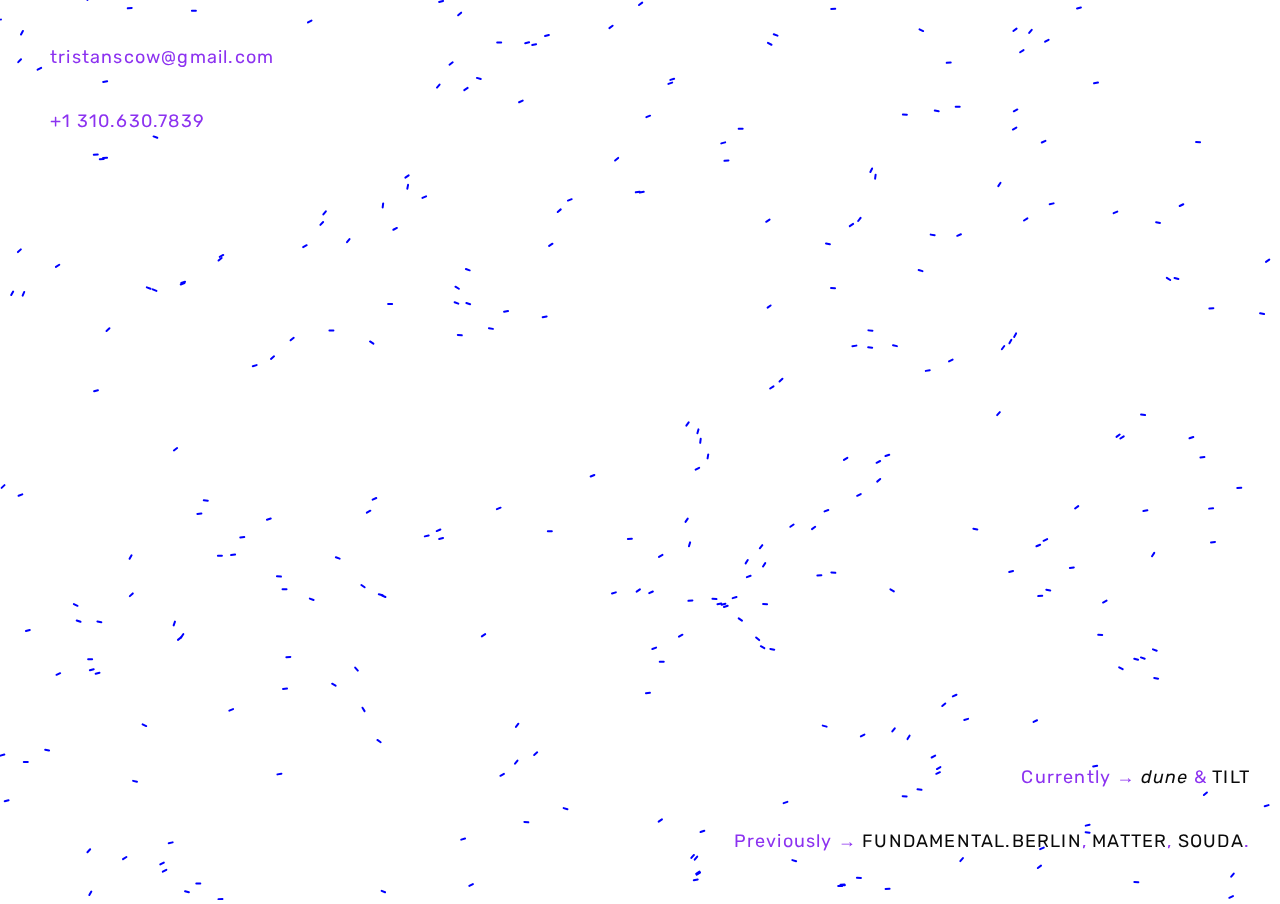
<file: index.html>
<!DOCTYPE html>
<html>
<head>
<title>Tristan Scow</title>

<meta http-equiv="Content-Type" content="text/html; charset=UTF-8" />
<link rel="stylesheet" type="text/css" href="stylin2016.css">
<link href="https://fonts.googleapis.com/css?family=Libre+Baskerville|Rubik" rel="stylesheet">

 <script language="javascript" type="text/javascript" src="libraries/p5.js"></script>
  <!-- uncomment lines below to include extra p5 libraries -->
  <!--<script language="javascript" src="libraries/p5.dom.js"></script>-->
  <!--<script language="javascript" src="libraries/p5.sound.js"></script>-->
  <script language="javascript" type="text/javascript" src="sketch.js"></script>
  <script language="javascript" type="text/javascript" src="particle.js"></script>
</head>
<body>   

		
			<div id="container">
			
	

	
			
		    <div class="feed">
		    
		    
	     
	          	
	          	<ul style="text-align: left" class="contact">
					
		        	<li>tristanscow@gmail.com</li>
	        	
		        	<li>+1 310.630.7839</li>
		        	
				</ul>
	          	
	          	<ul style="text-align: right;" class="experience">
	          	
		        	<li>Currently&nbsp;&rarr;&nbsp;<a href="http://dune-ny.com"><span style="font-style:italic; text-transform:lowercase;">dune</span></a>&nbsp;&amp;&nbsp;<a href="http://tilt.family">Tilt</a>
		        	<li>Previously&nbsp;&rarr;&nbsp;<a href="http://fundamental.berlin">Fundamental.Berlin</a>,&nbsp;<a href="http://mattermatters.com">Matter</a>,&nbsp;<a href="http://soudasouda.com">Souda</a>.</li>
	          	
	          	</ul>
	          	

	            
				
				
				
	        	
	        </div>
	        
	        </div>
	        
	        </div>
	        
		
		

		
</body>   
</html>​
</file>
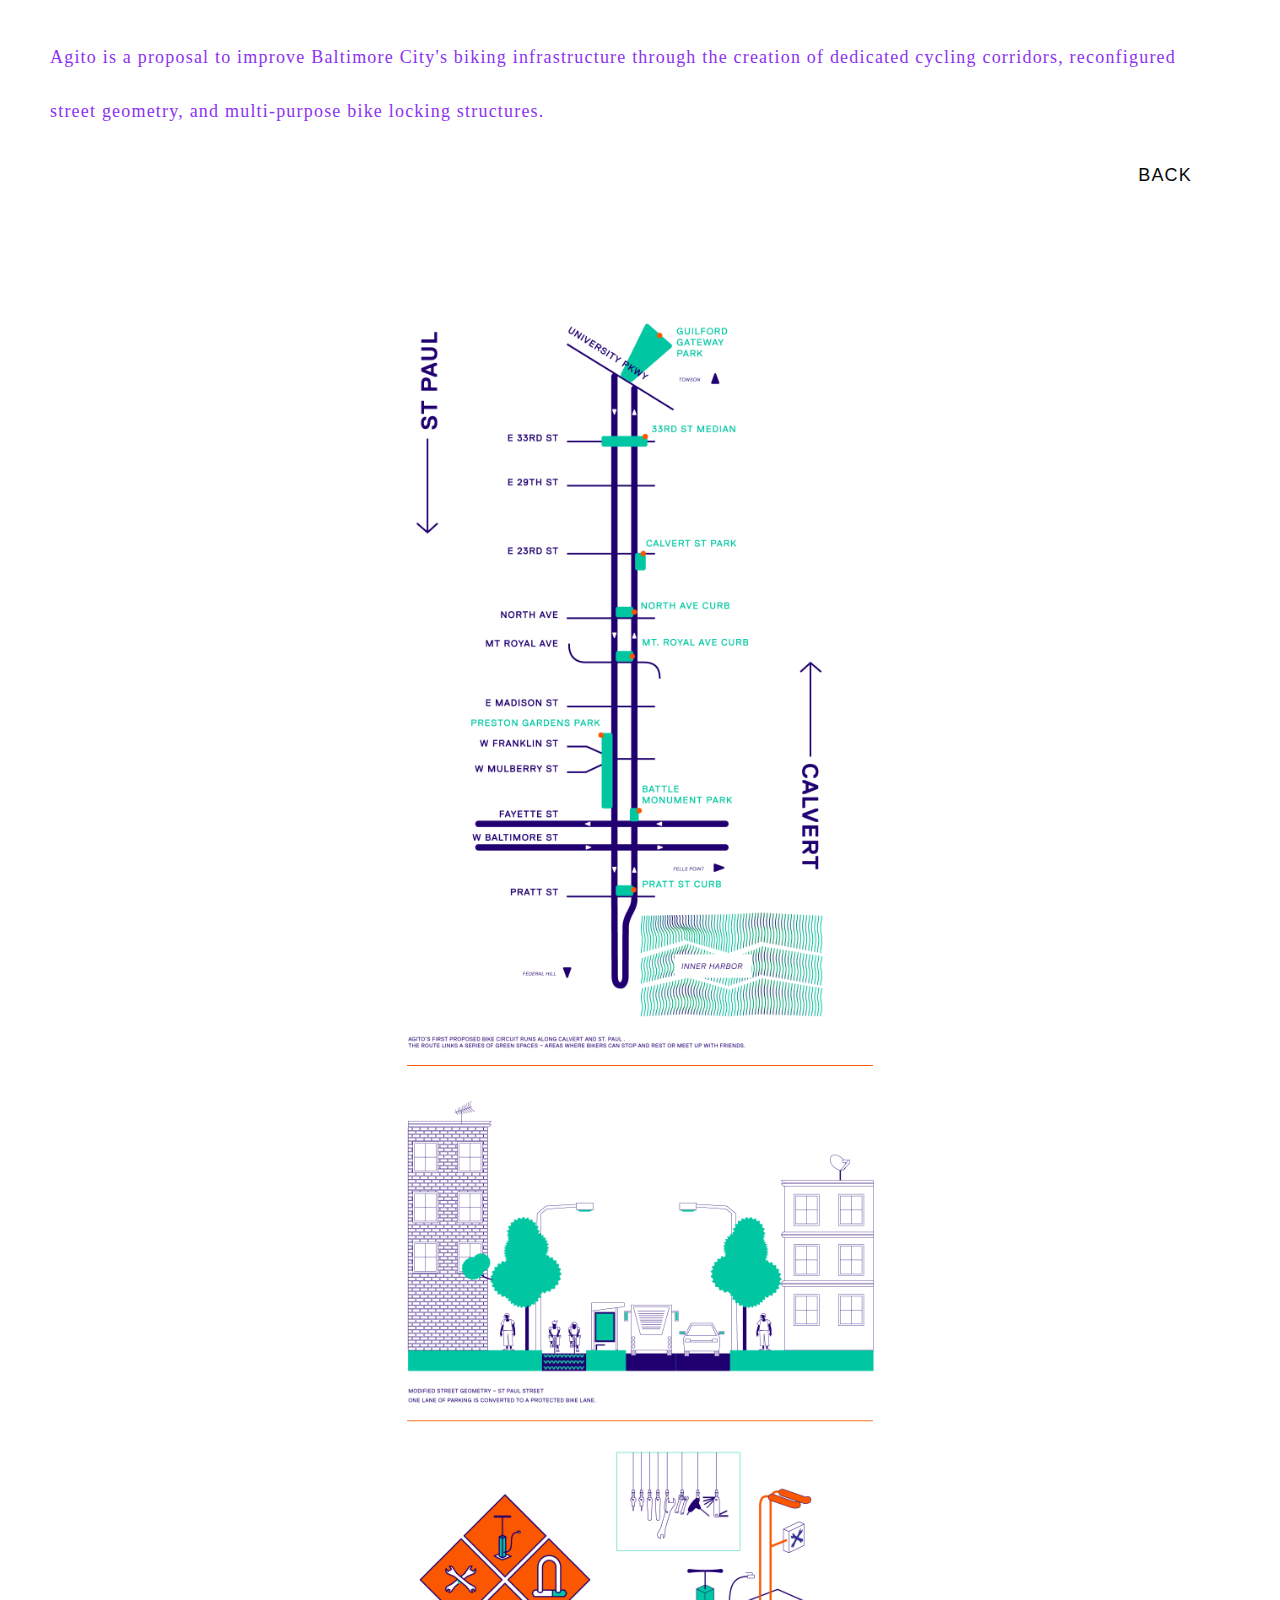
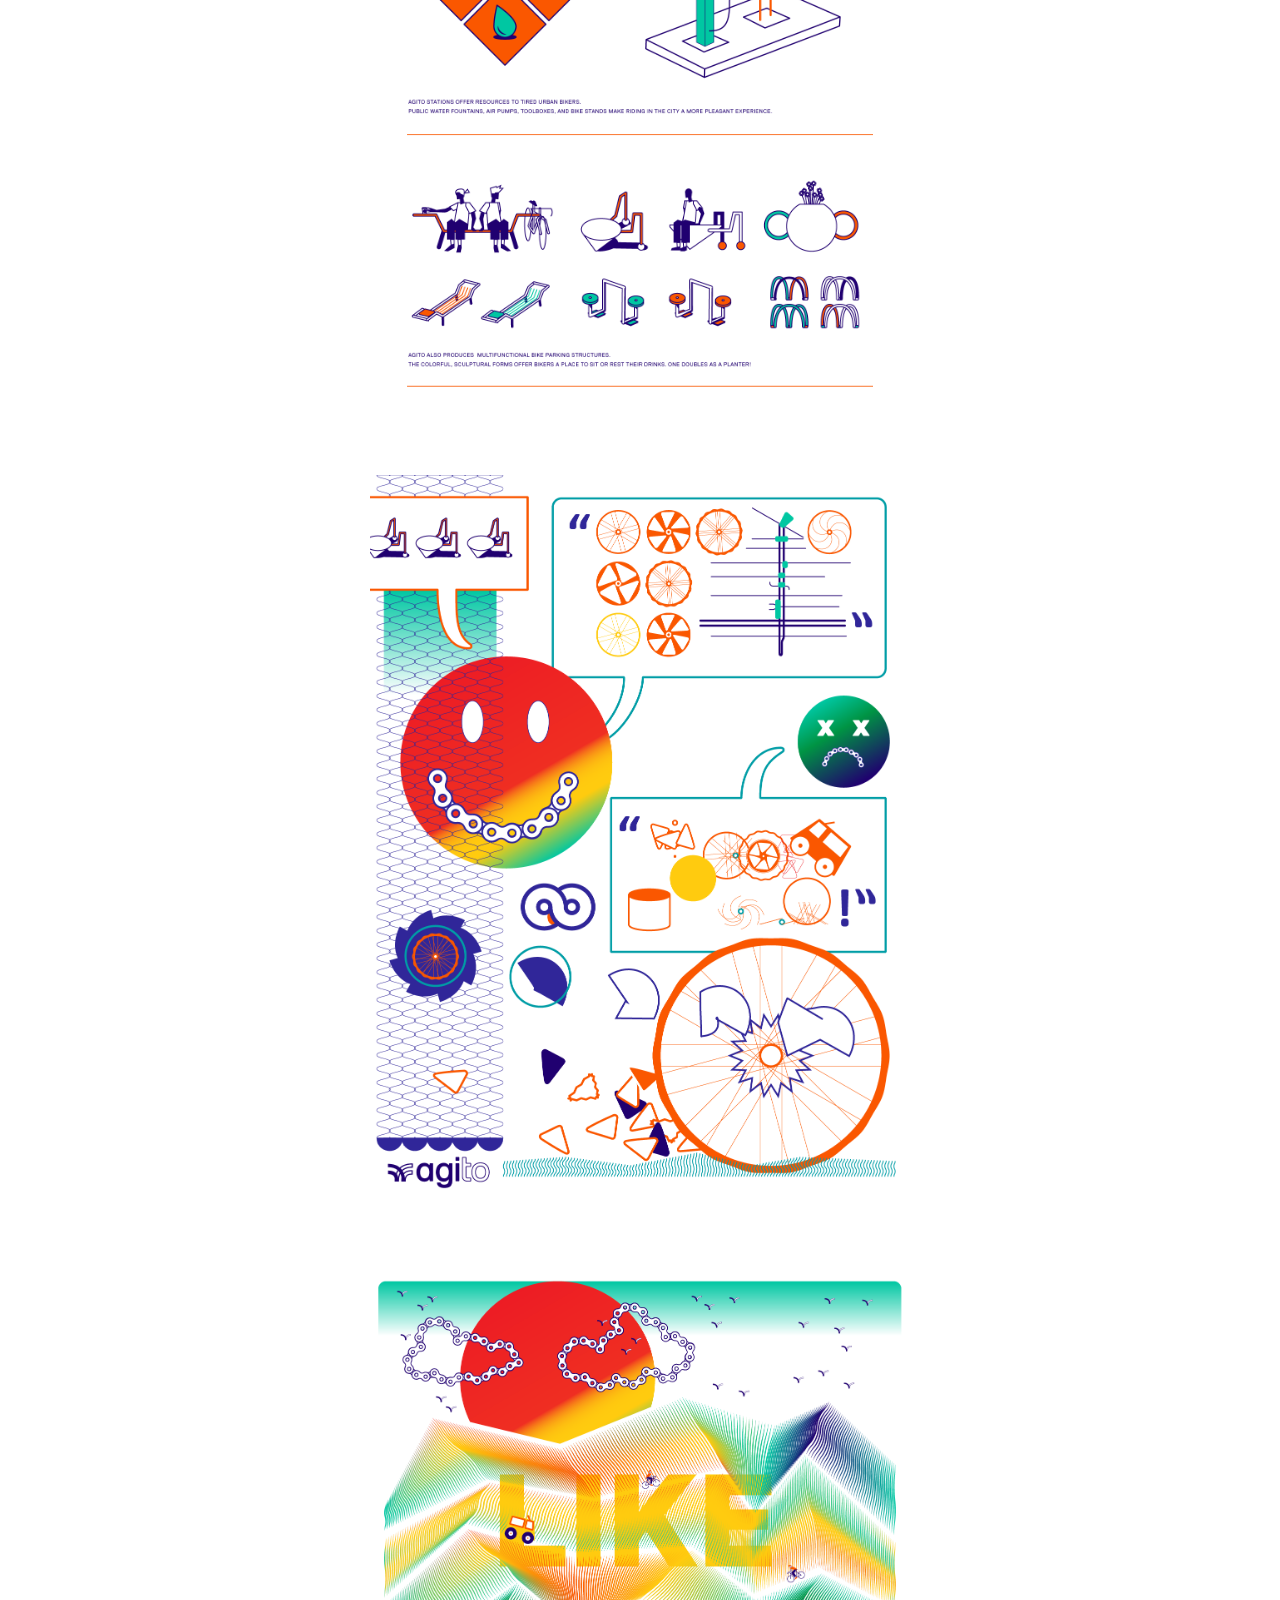
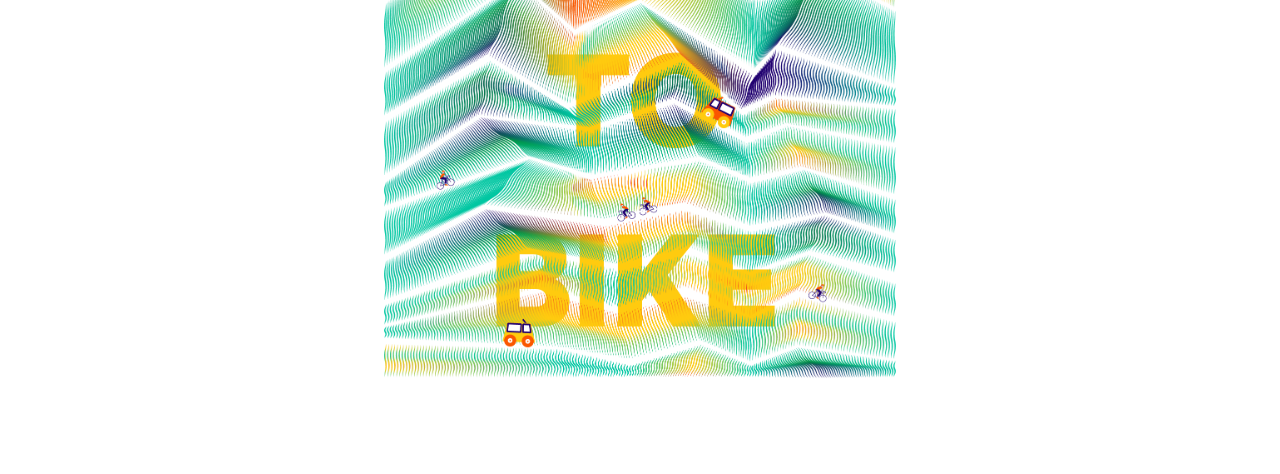
<file: agito.html>
<!DOCTYPE html>
<html>
<head>
<title>Tristan Scow - Design</title>
<link rel="stylesheet" type="text/css" href="stylin2016.css">
<link href='https://fonts.googleapis.com/css?family=Karla' rel='stylesheet' type='text/css'>
</head>


<div id="container">
	<div class="feed">
		<ul>
		<li>Agito is a proposal to improve Baltimore City's biking infrastructure through the creation of dedicated cycling corridors, reconfigured street geometry, and multi-purpose bike locking structures.</li>
		<li style="text-align: right"><a href="index.html">back</a></li>
		</ul>
<img src="./IMGS/agito.png">
<img src="./IMGS/agito_poster_1.png">
<img src="./IMGS/agito_poster_2.png">

</body>

</html>
</file>
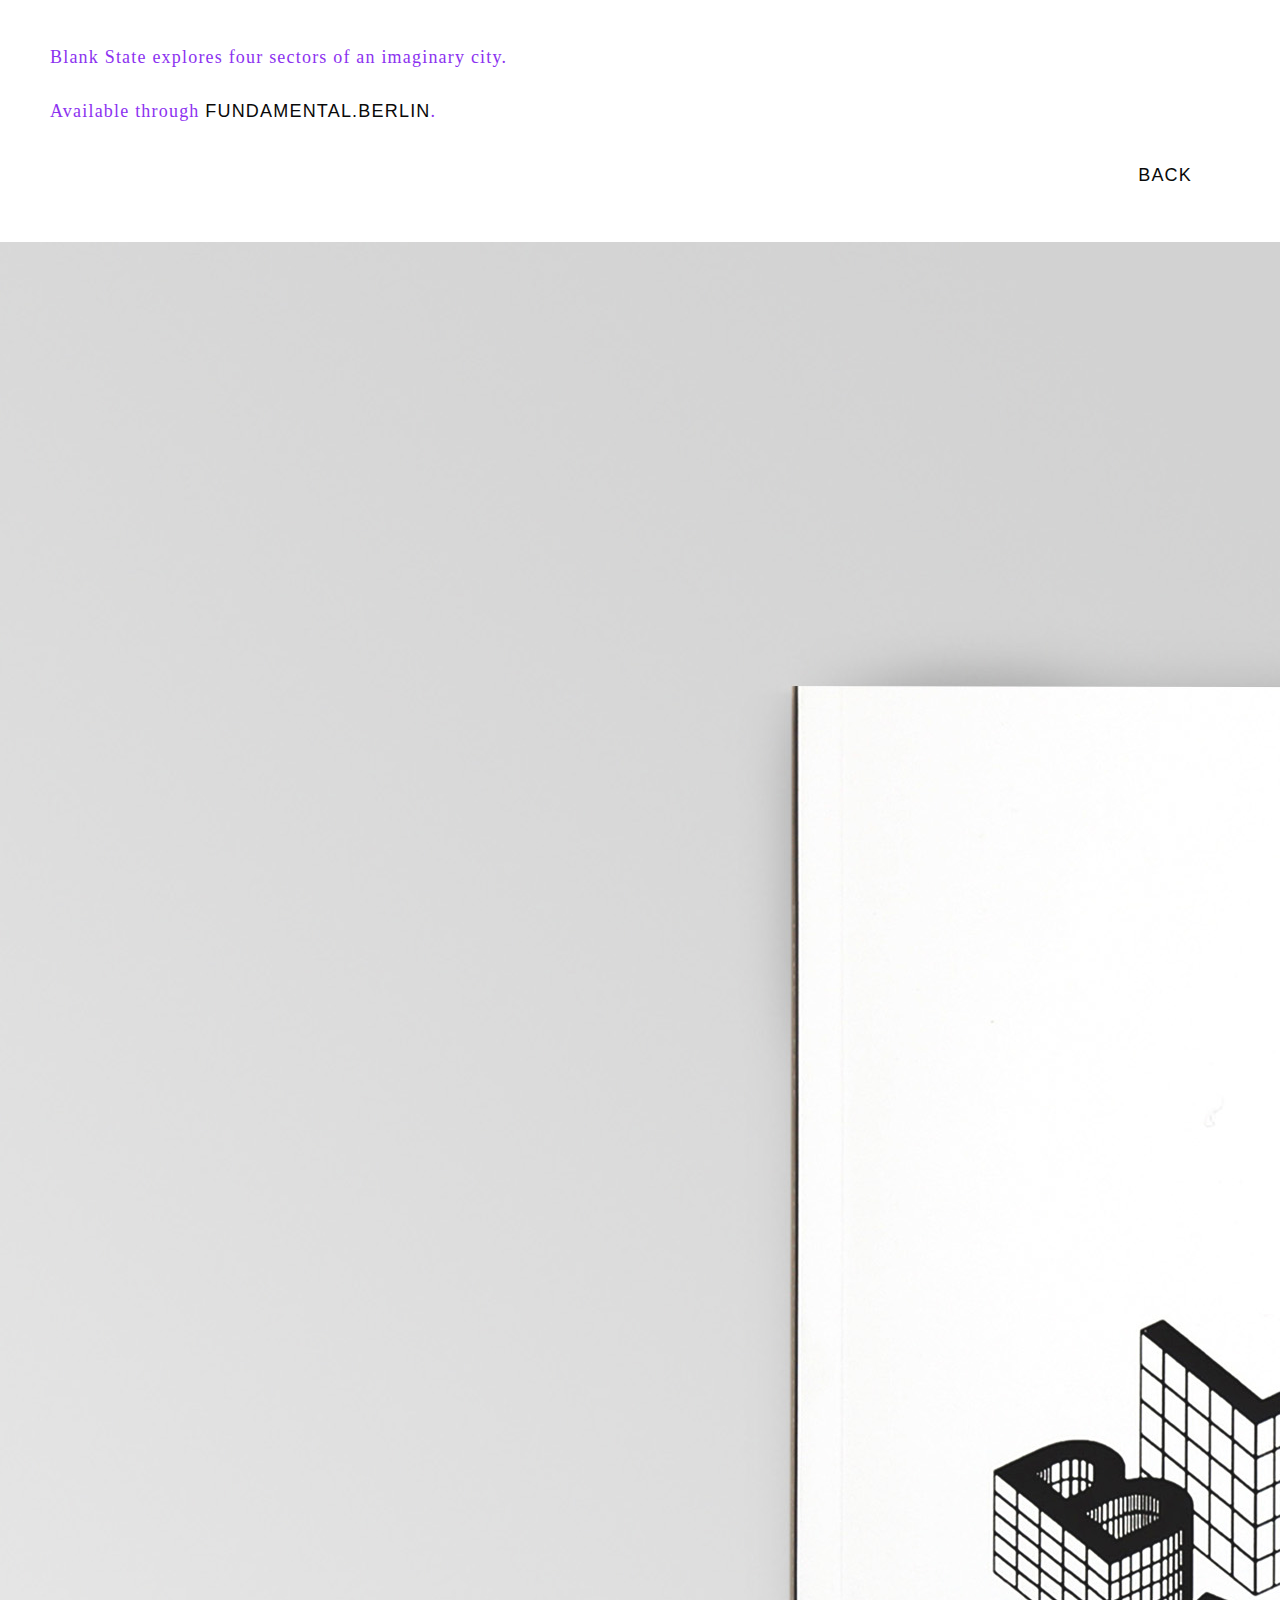
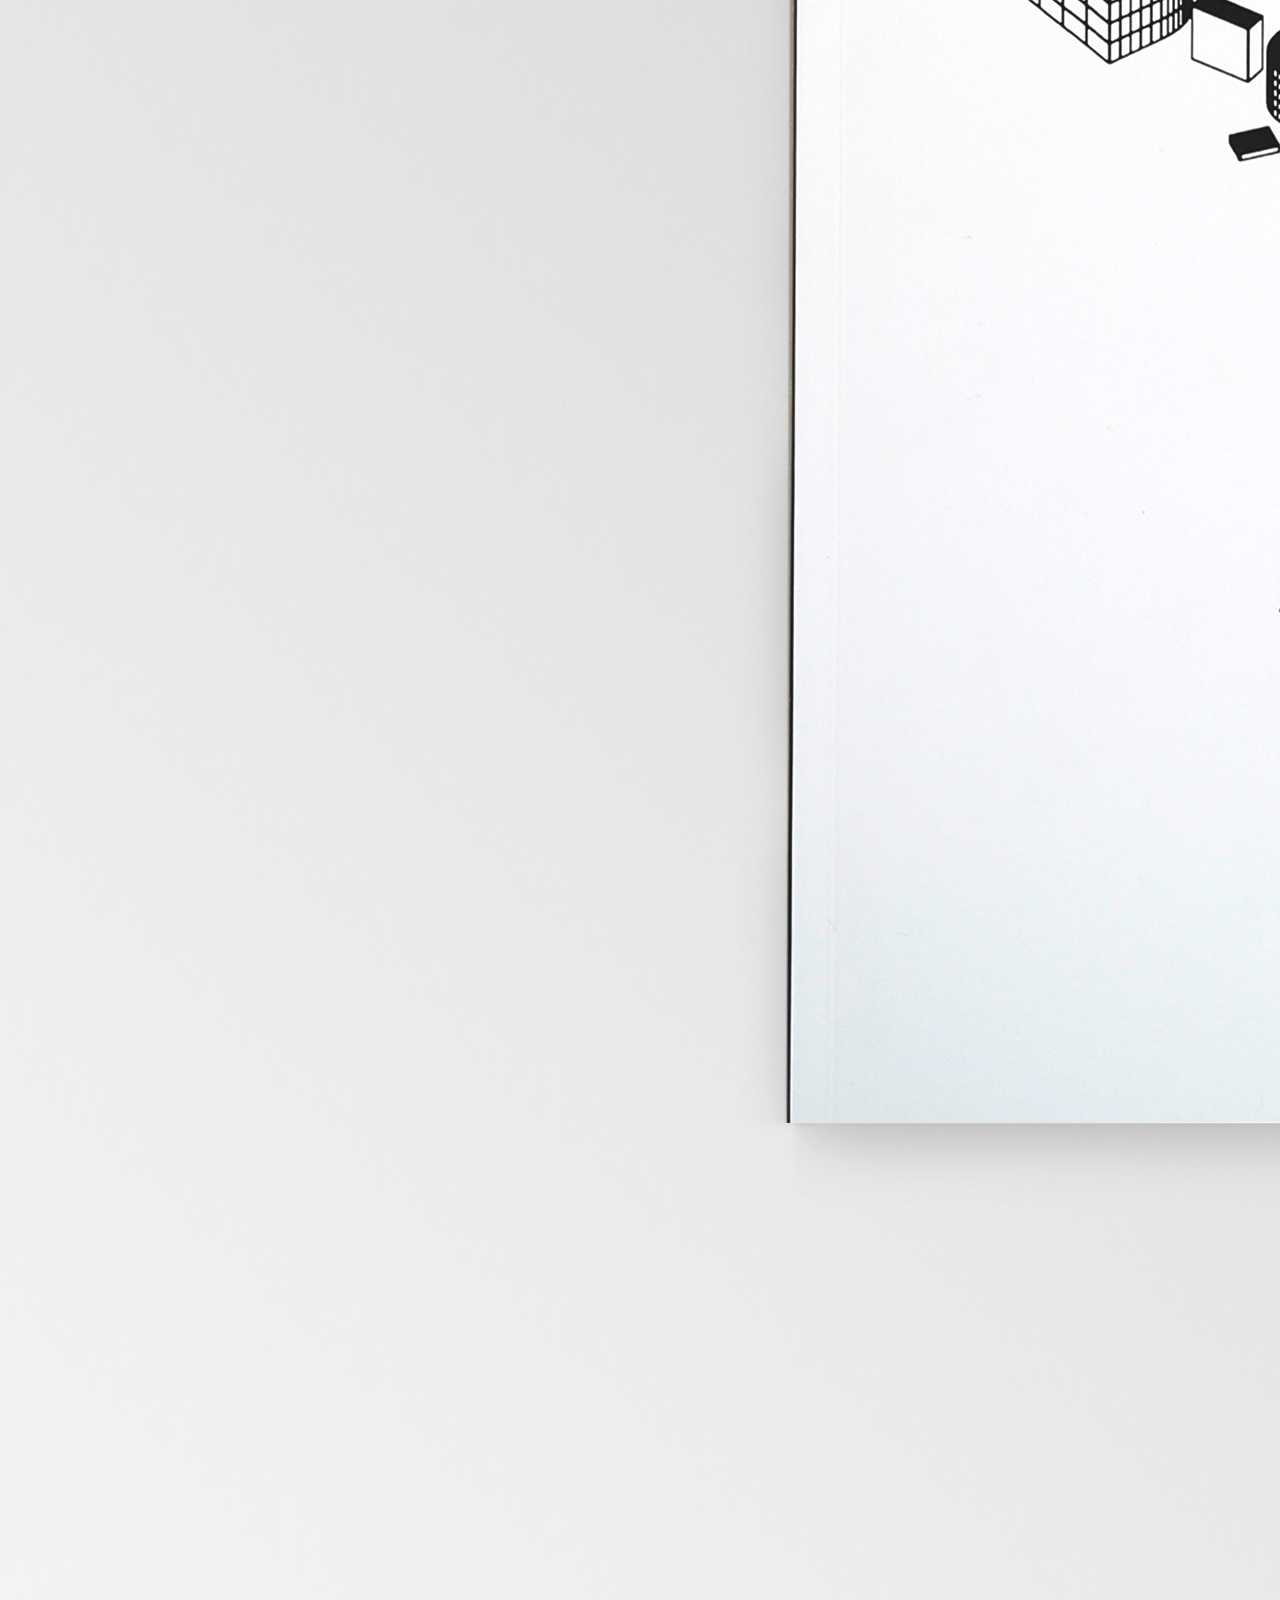
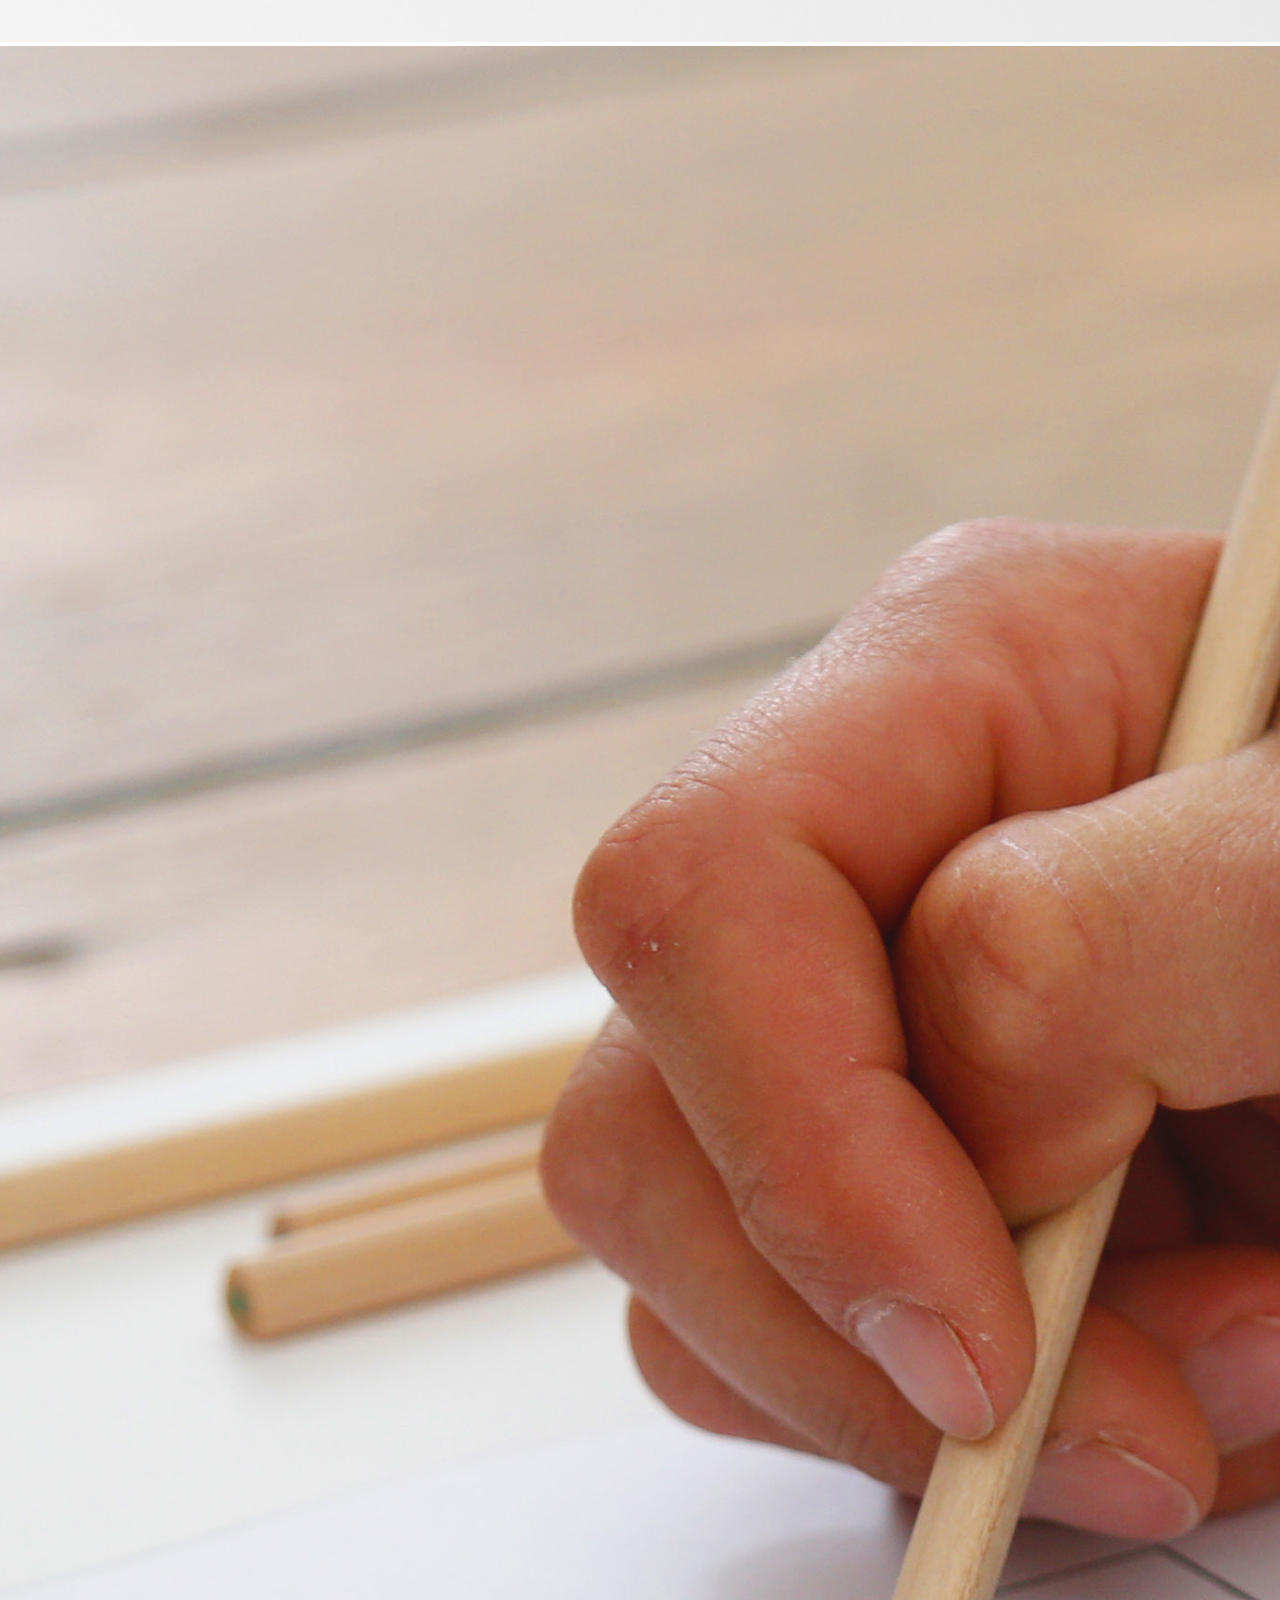
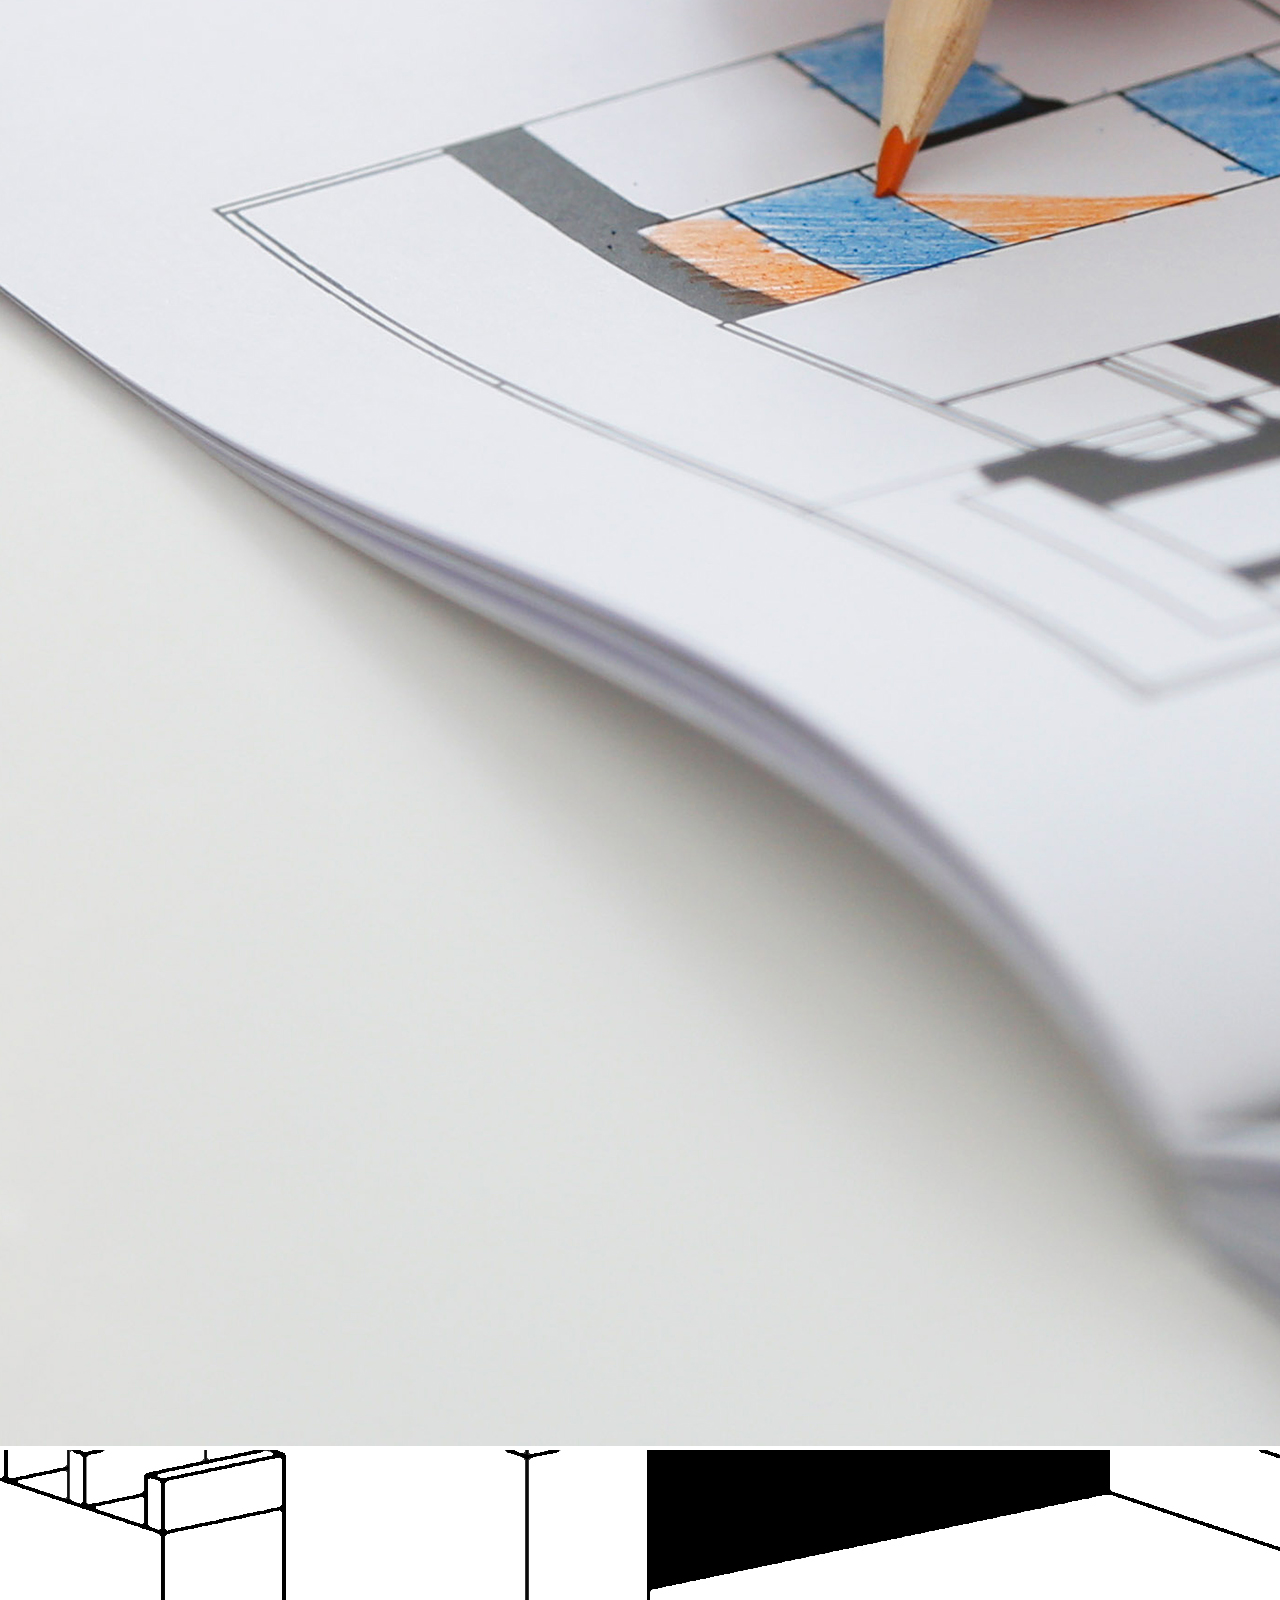
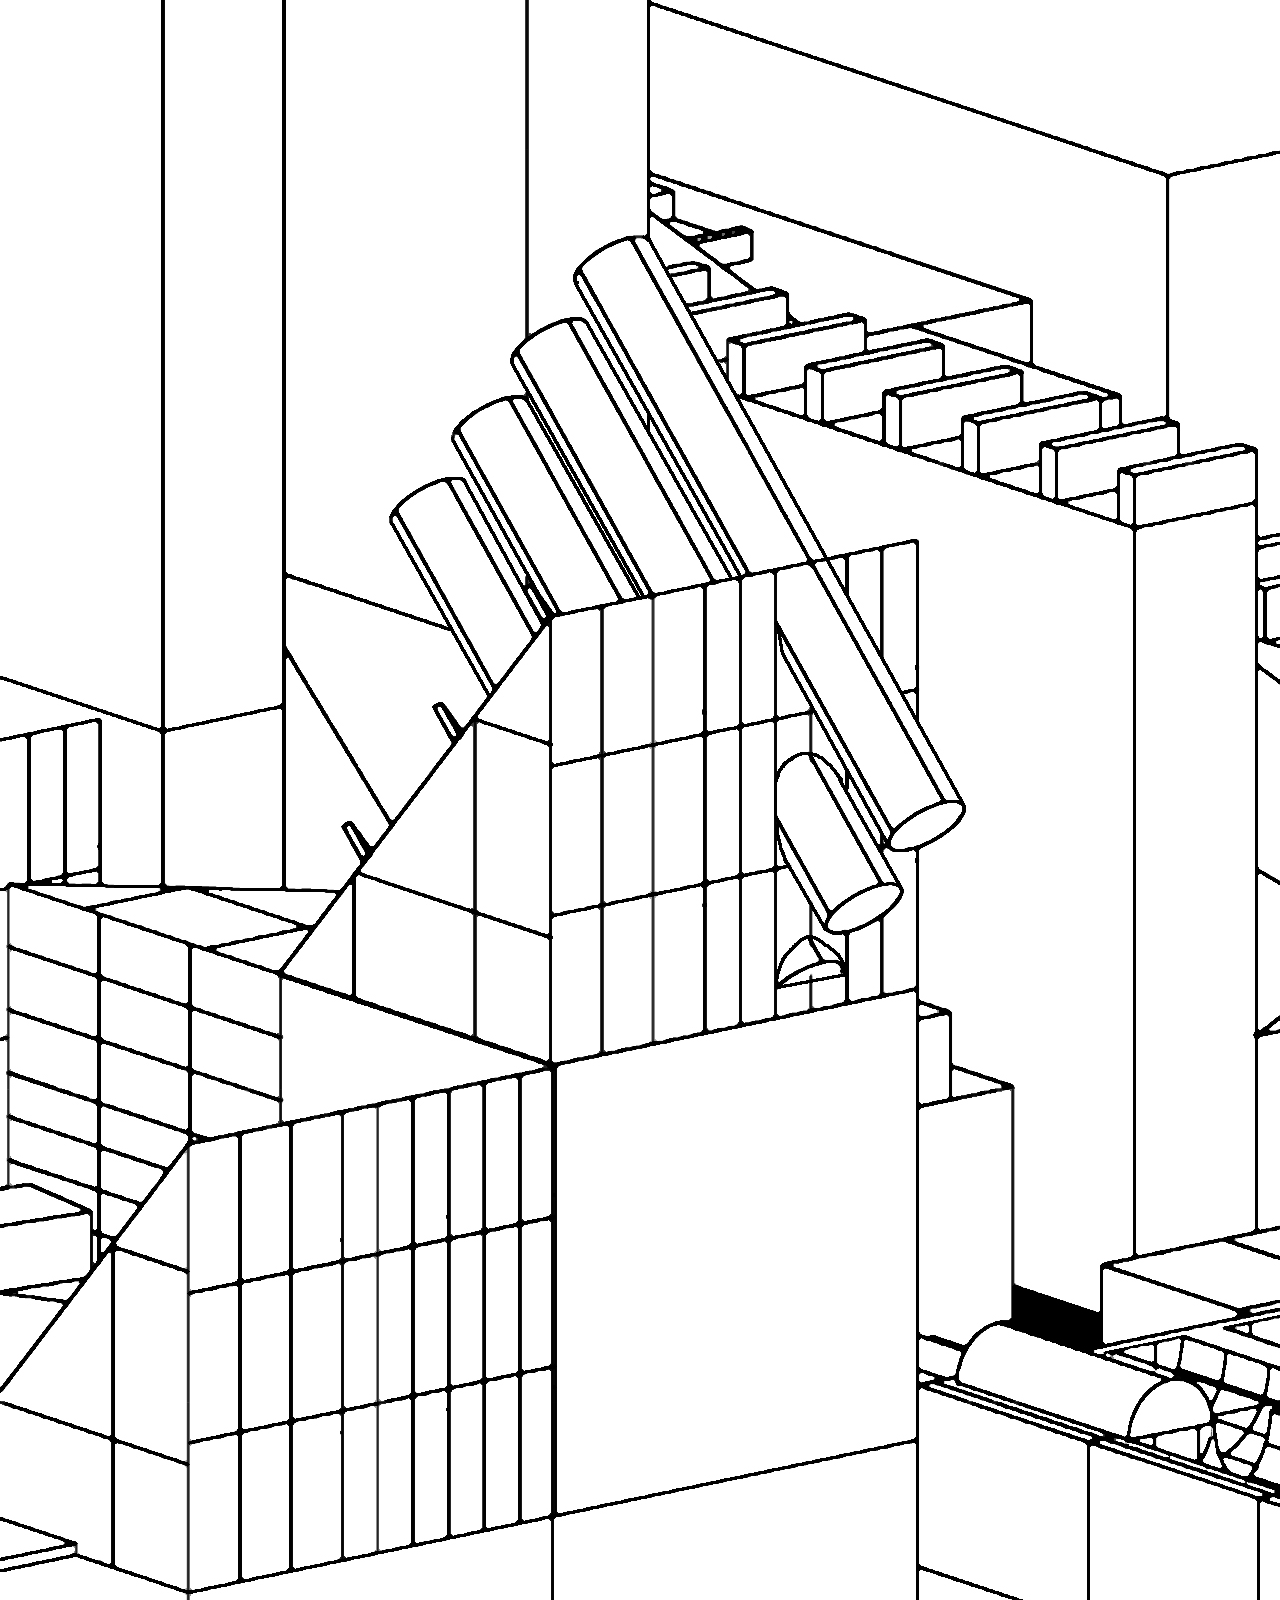
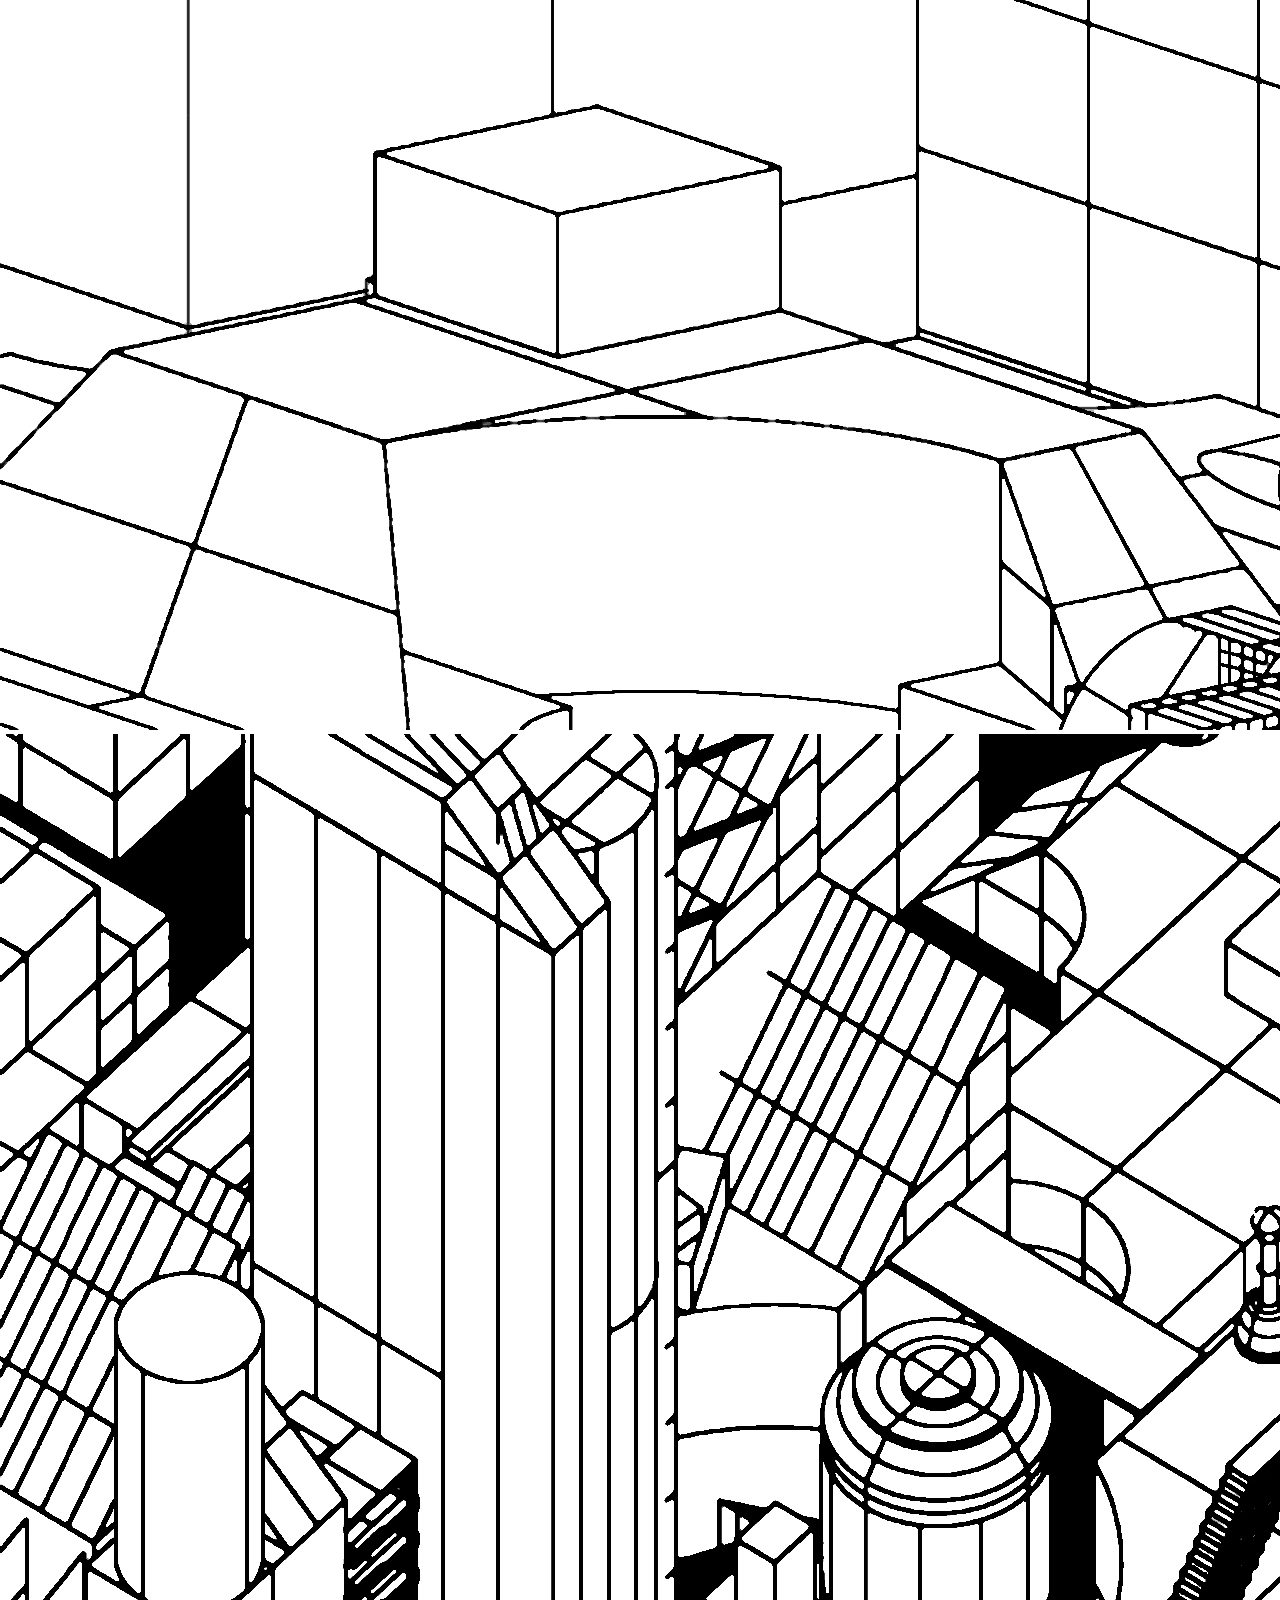
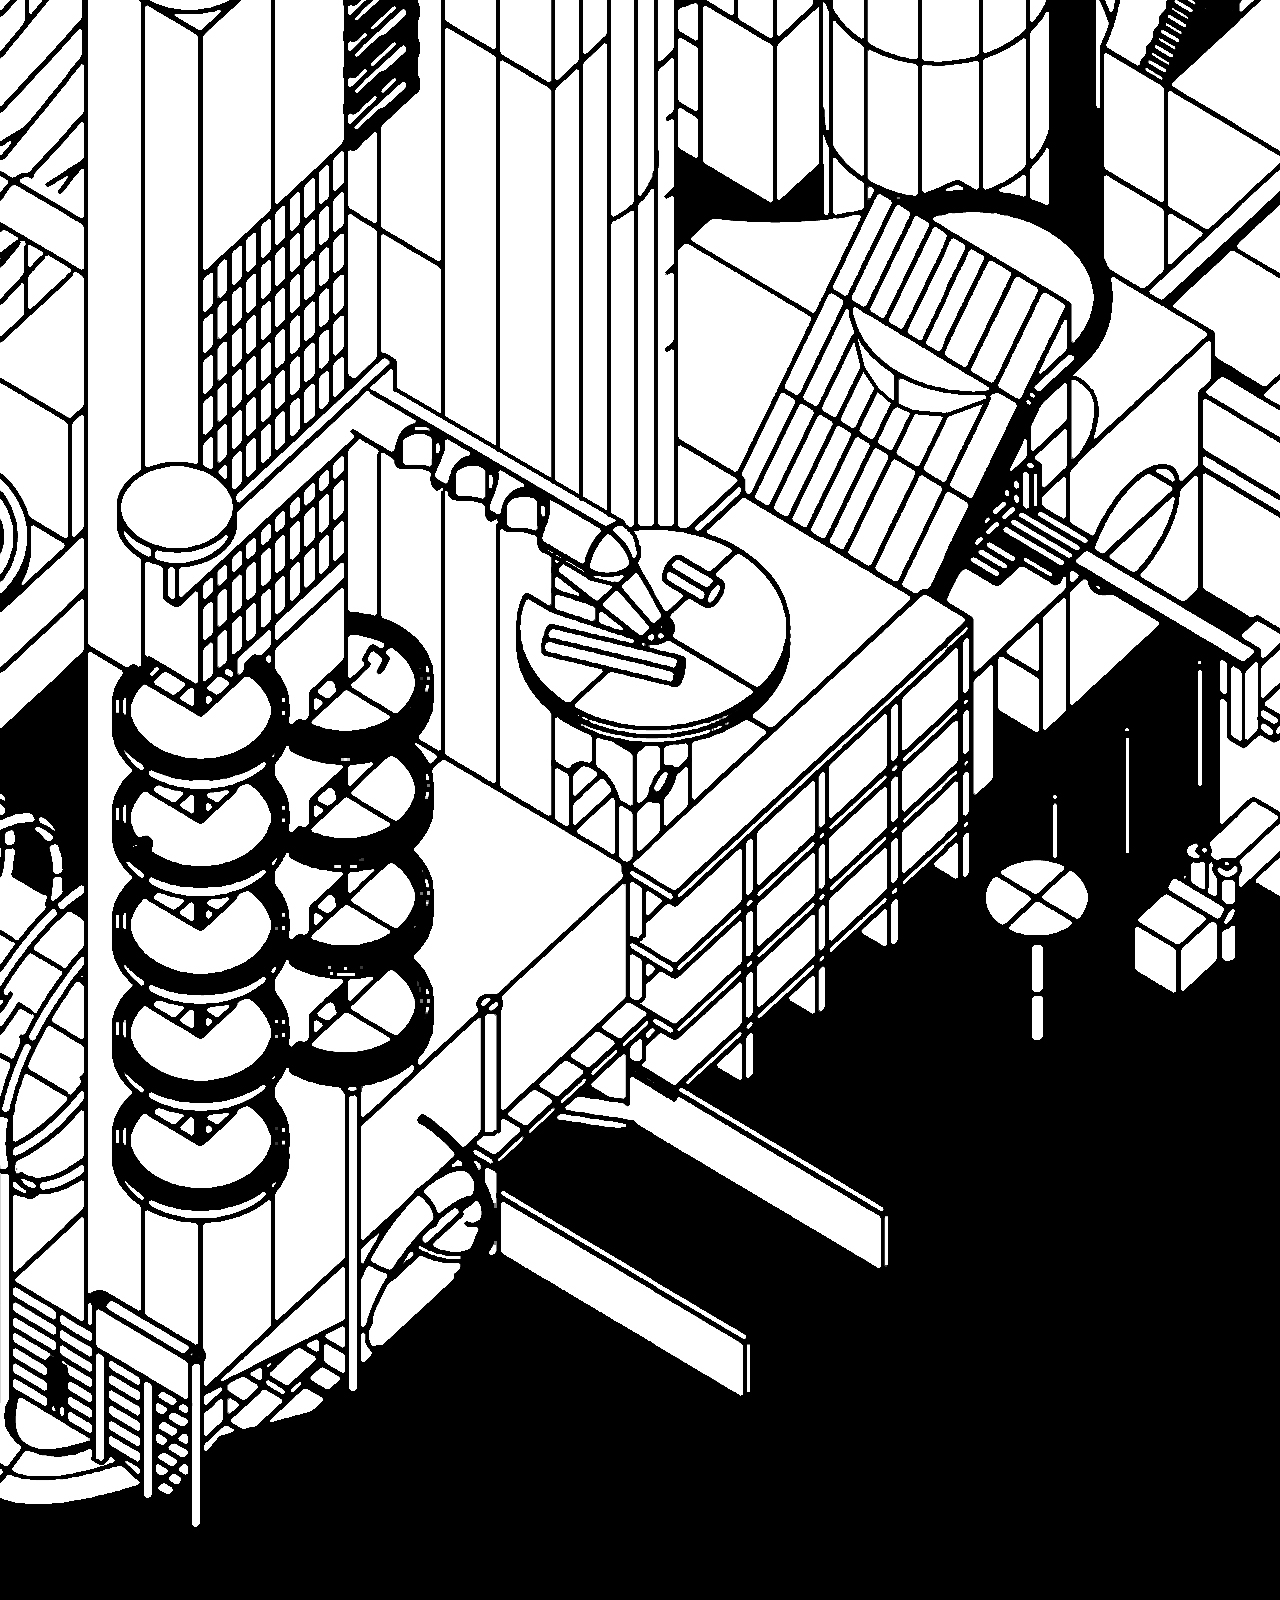
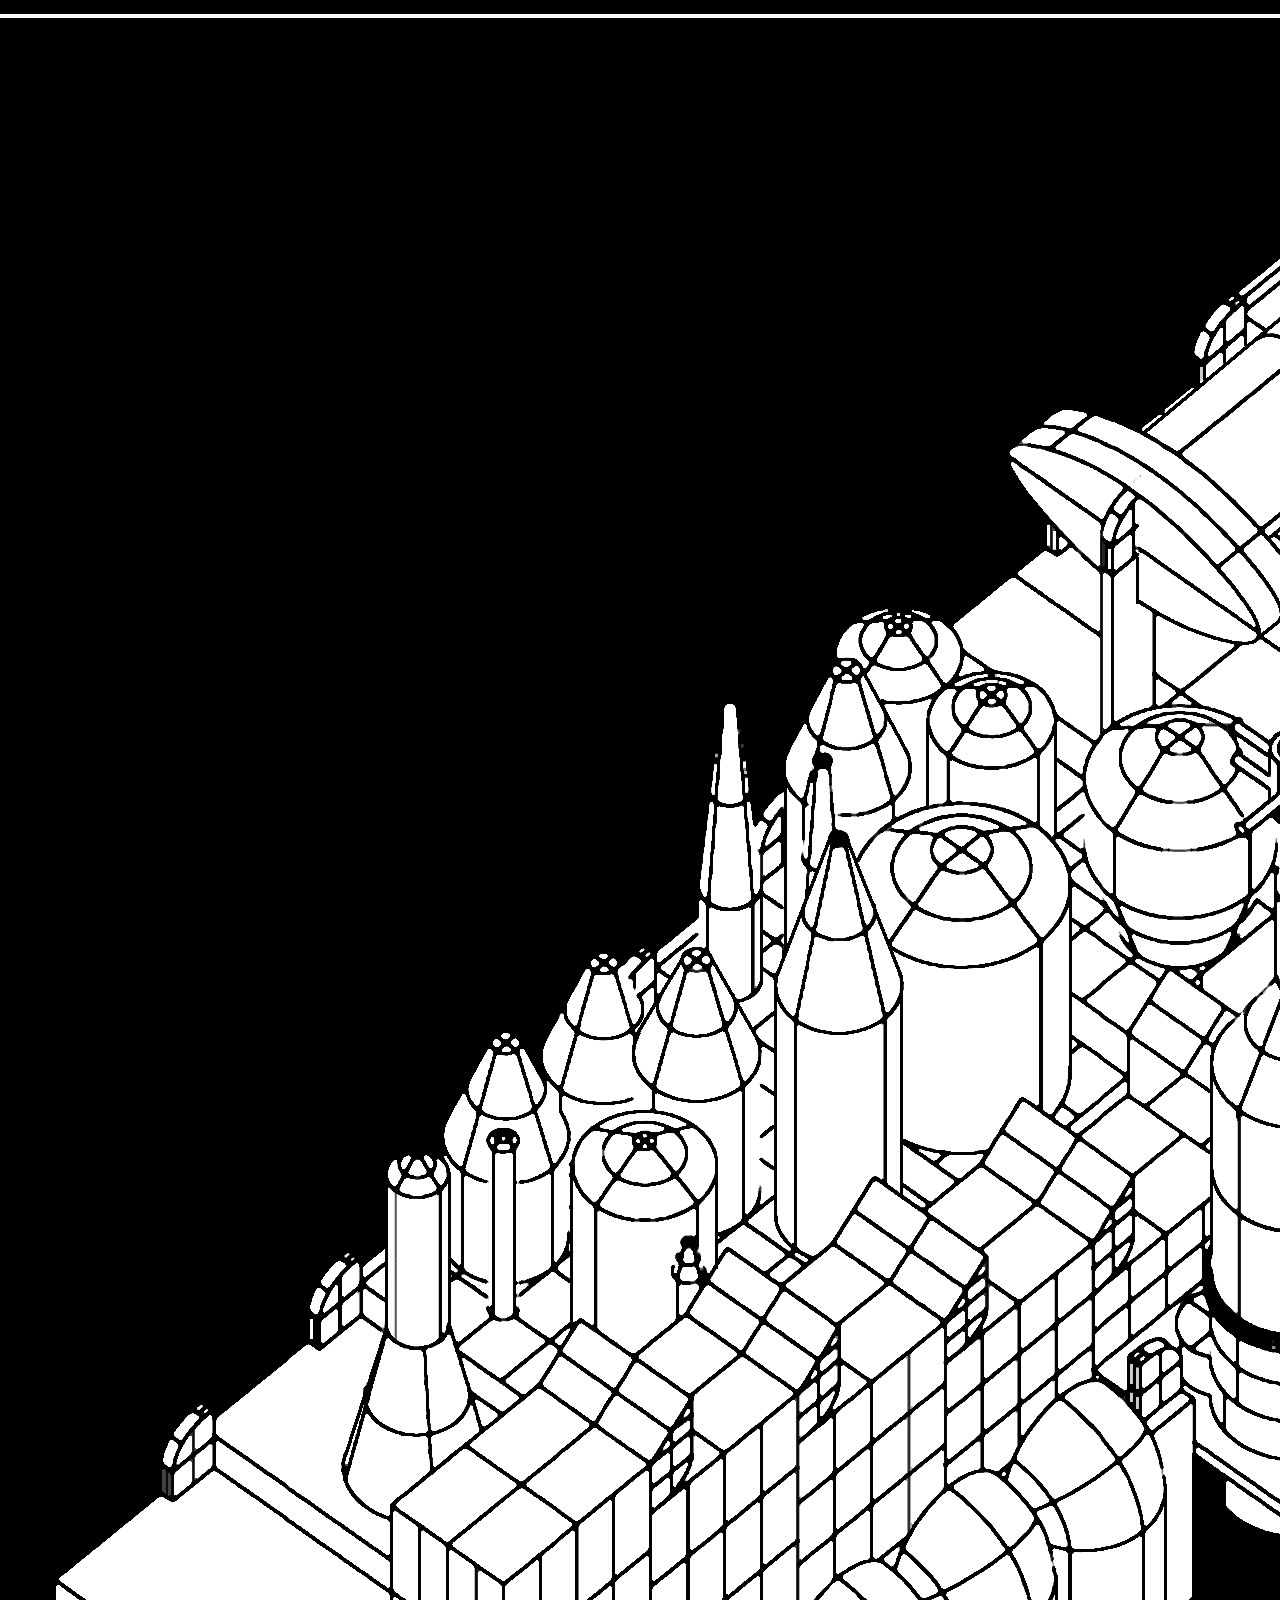
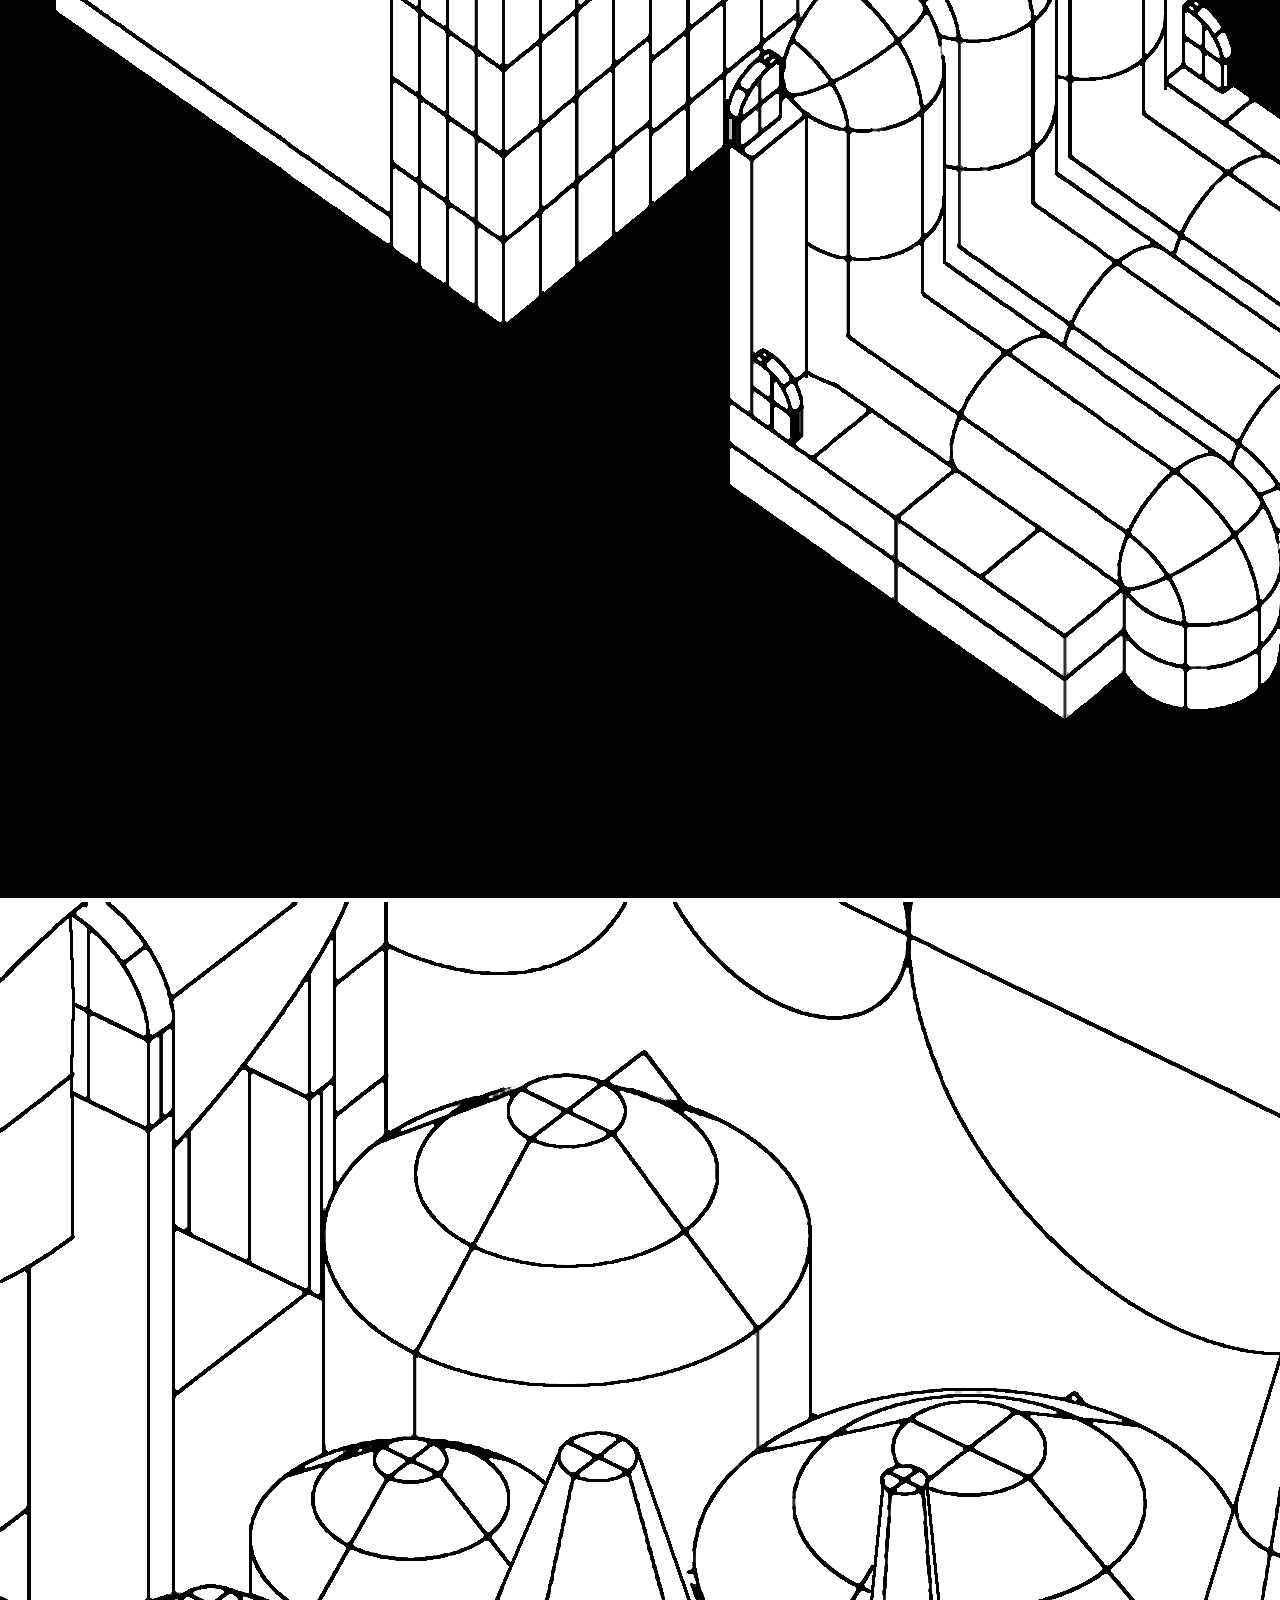
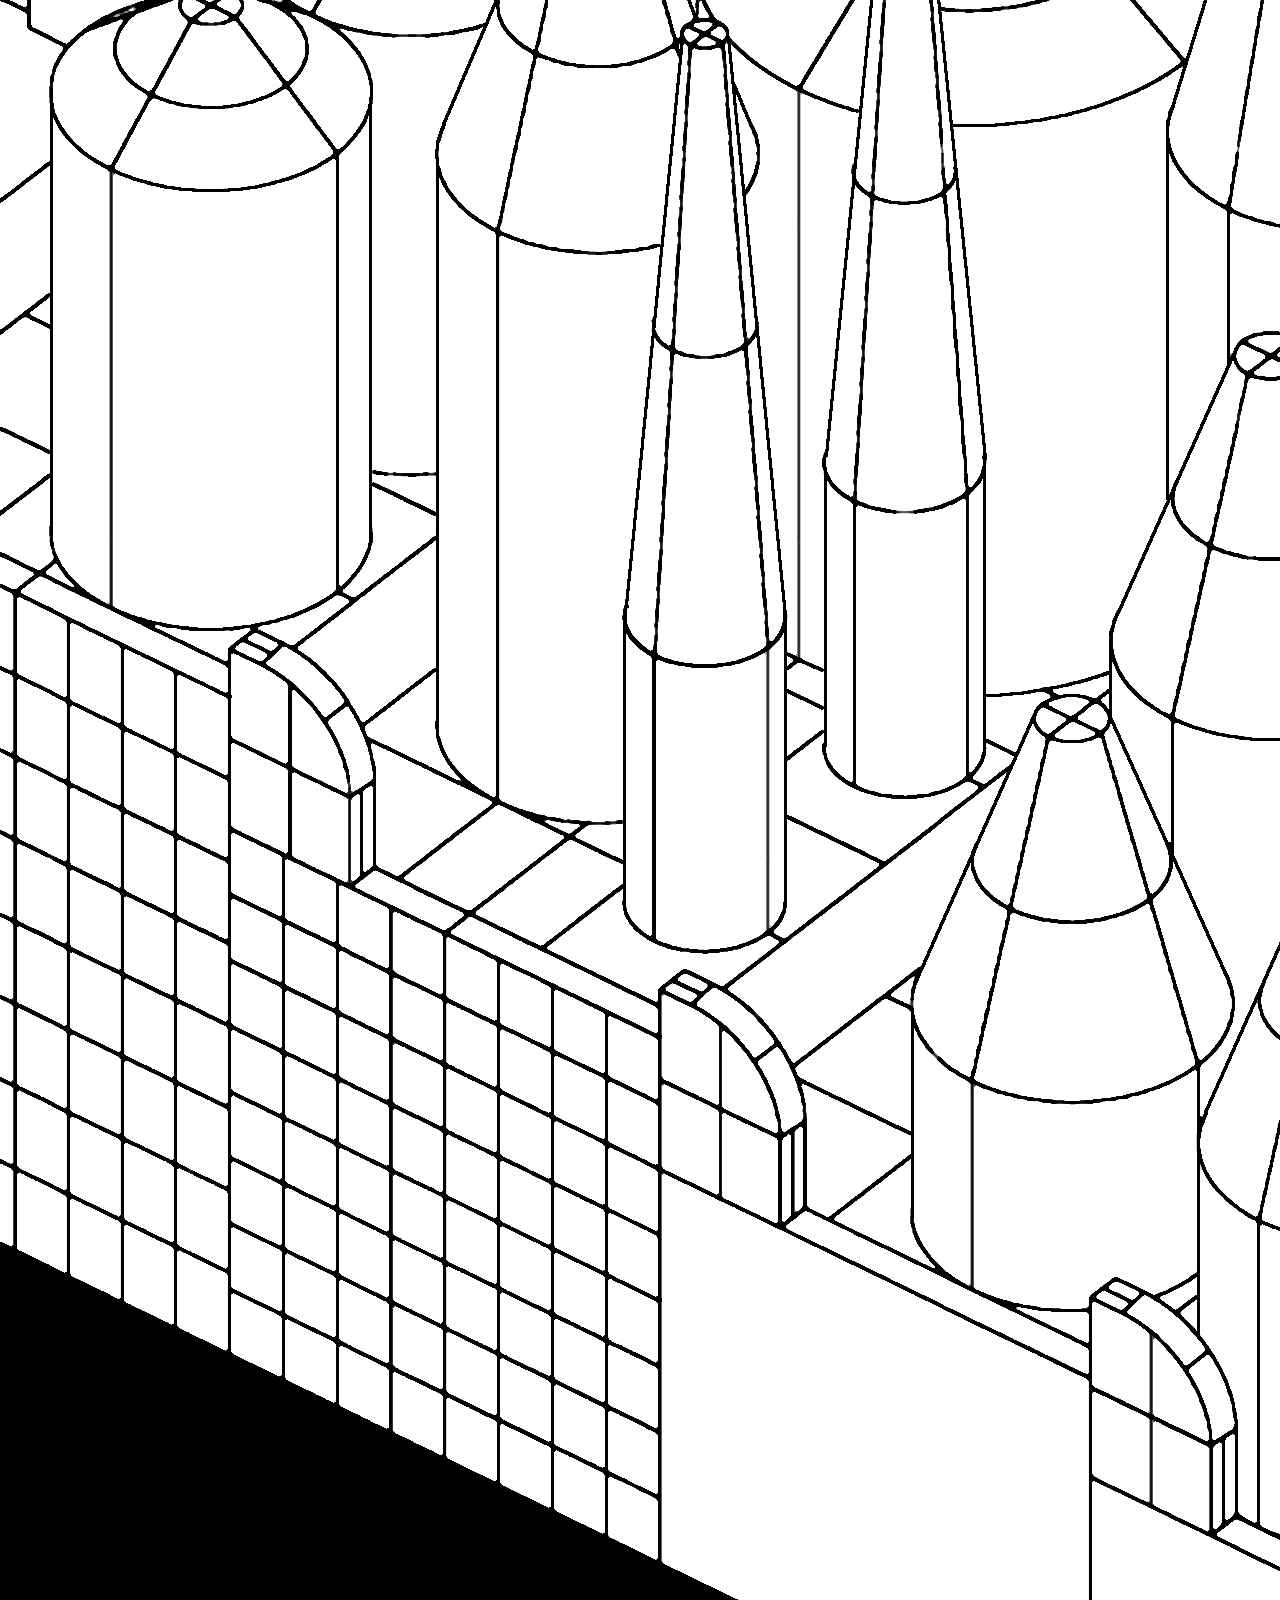
<file: blankstate.html>
<!DOCTYPE html>
<html>
<head>
<title>Tristan Scow - Blank State</title>
<link rel="stylesheet" type="text/css" href="stylin2016.css">
<link href='https://fonts.googleapis.com/css?family=Karla' rel='stylesheet' type='text/css'>
</head>

<div id="container">
	<div class="BS">
	<ul>
	
	
	

	<li>Blank State explores four sectors of an imaginary city.<br>Available through <a href="http://fundamental.berlin">Fundamental.Berlin</a>.</li>
	
	<li style="text-align: right; padding-bottom: 40px;"><a href="index.html">back</a></li>
	
	</ul>
	
	
		
	
		<img class="BS left" src="./IMGS/cover.jpg">
		<img class="BS" src="./IMGS/hand landscape.jpg">
		
		<img class="BS left" src="./IMGS/downtown.overview.2.jpg">
		<img class="BS" src="./IMGS/downtown.overview.1.jpg">
		
		<img class="BS left" src="./IMGS/factory.iso.jpg">
		<img class="BS" src="./IMGS/factory.2.jpg">
		
		<img class="BS left" src="./IMGS/terminal.1.jpg">
		<img class="BS" src="./IMGS/terminal.iso.jpg">
		
		<img class="BS left" src="./IMGS/villa1.overview.jpg">
		<img class="BS" src="./IMGS/villa1.top.jpg">
		
		<img class="BS left" src="./IMGS/villa2.2.jpg">
		<img class="BS" src="./IMGS/villa2.iso.jpg">
		
		
	
		
		
		
	
	</div>	
</div>

	

</body>


</html>
</file>
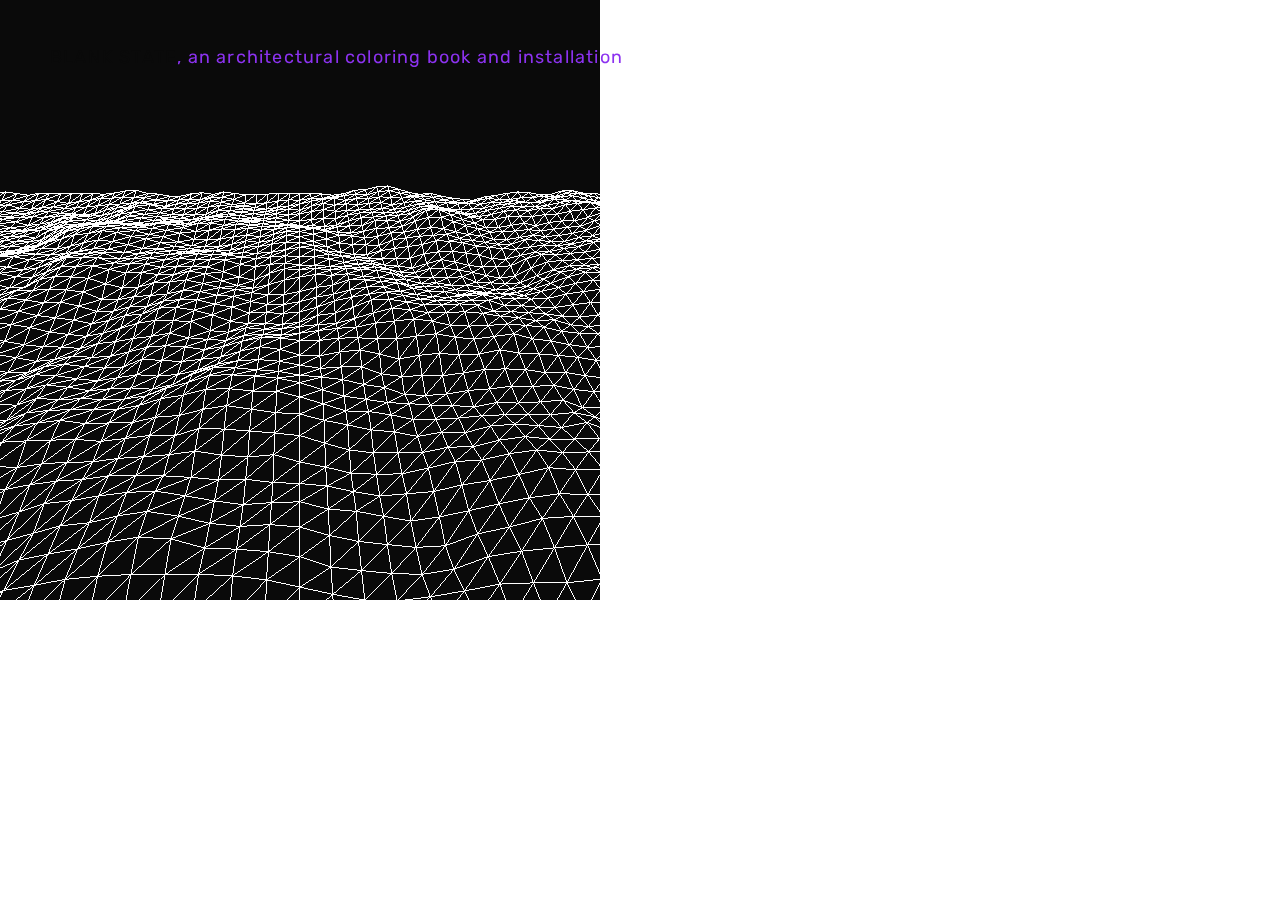
<file: nu index.html>
<!DOCTYPE html>

<html>

<head>
<title>Tristan Scow</title>
<meta name="viewport" content="width=device-width" />

<link rel="stylesheet" type="text/css" href="stylin2016.css">
<link href="https://fonts.googleapis.com/css?family=Libre+Baskerville|Rubik" rel="stylesheet">
<script src="processing.js"></script>



</head>

<body>
<canvas data-processing-sources="blanket.pde"></canvas>
	<div id="container">
	
		<ul class="projectlist">
		
		<li><a href="./blankstate.html">Blank State</a>, an architectural coloring book and installation</li>
			
		
		</ul>
	
	</div>

</body>

</html>
</file>
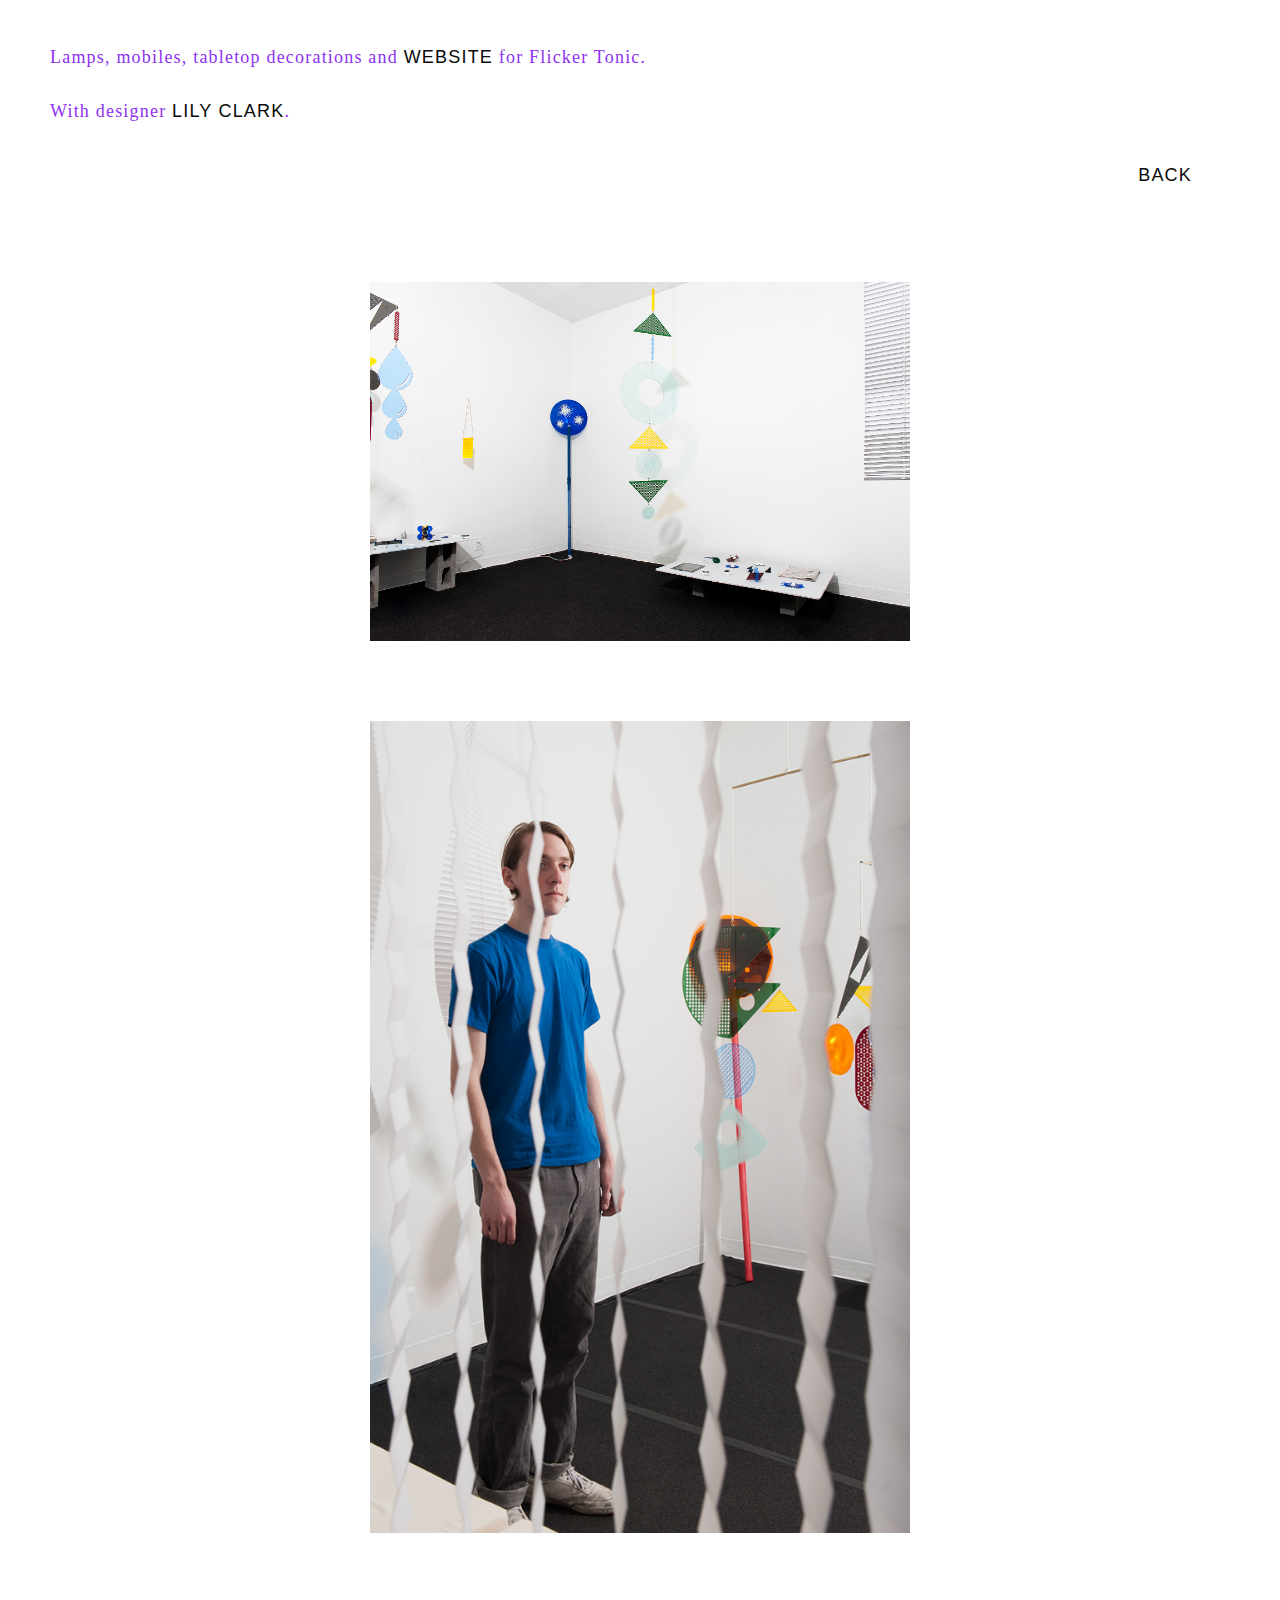
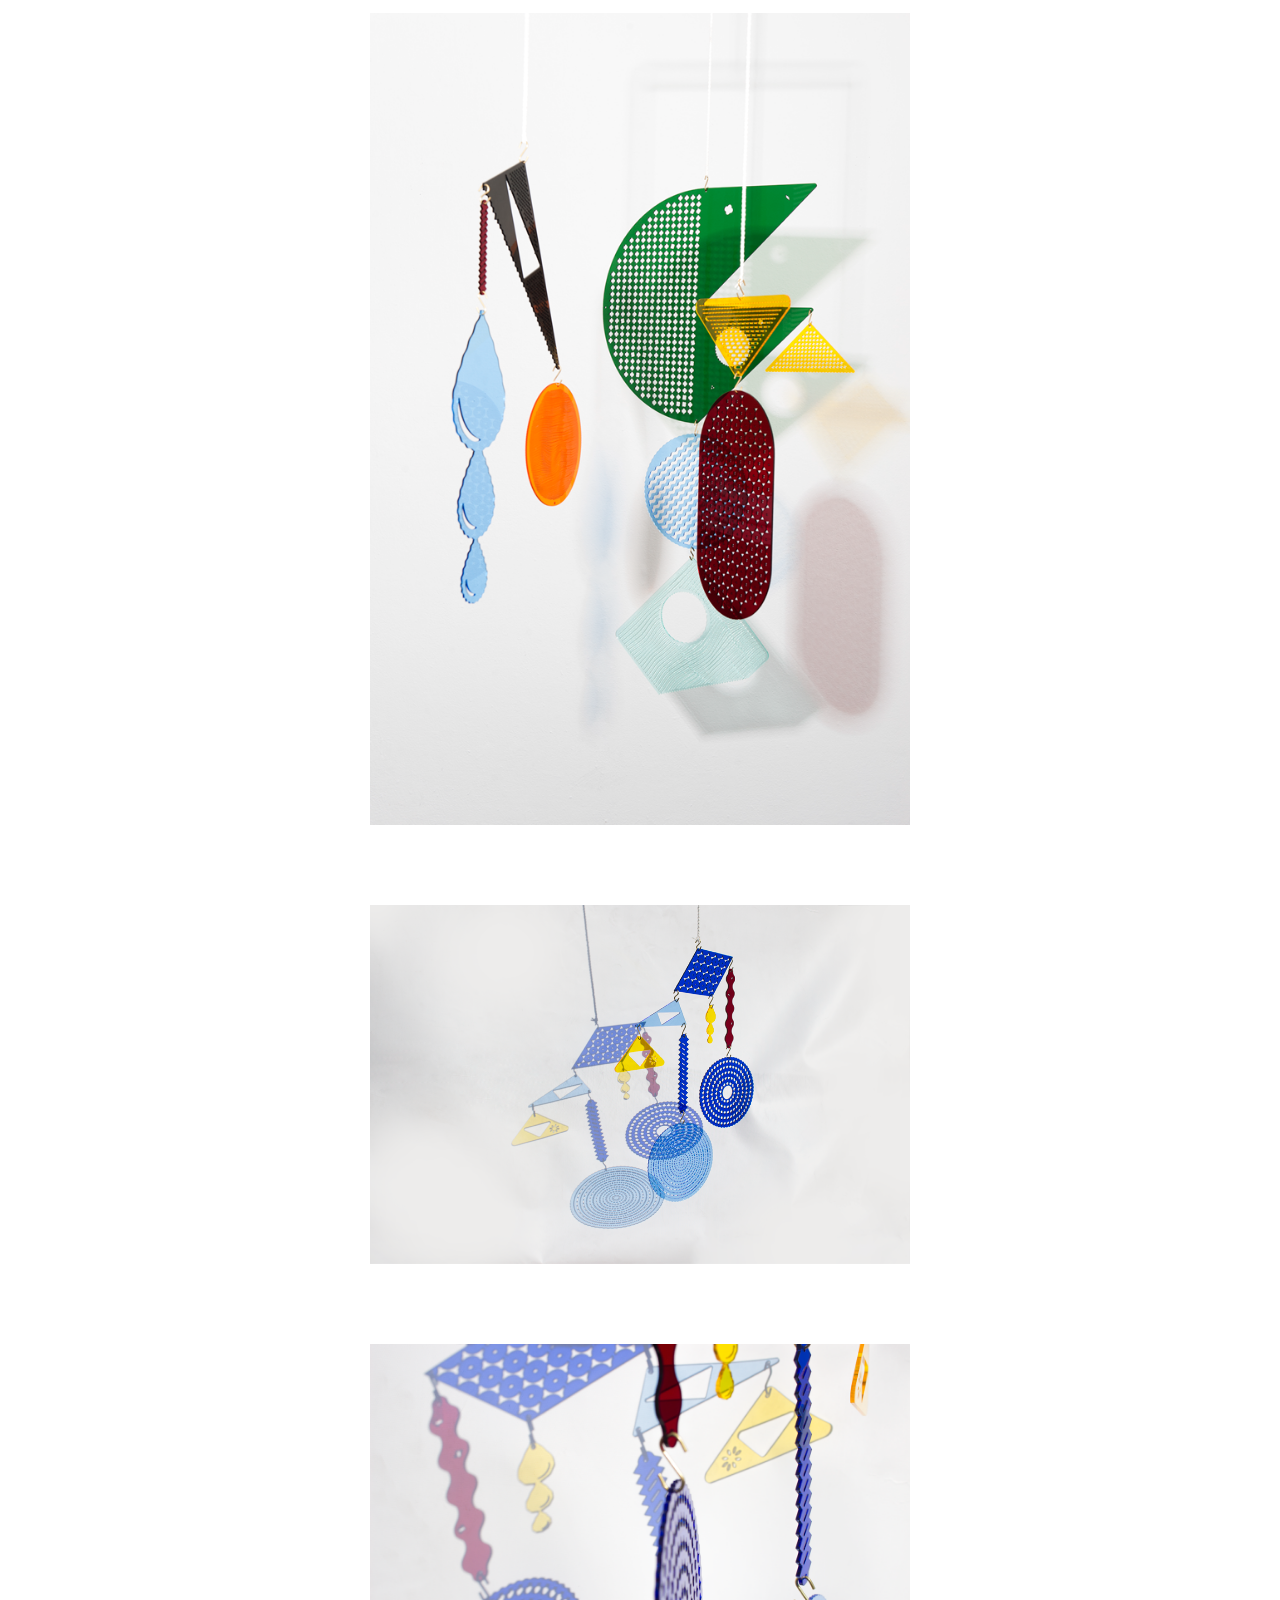
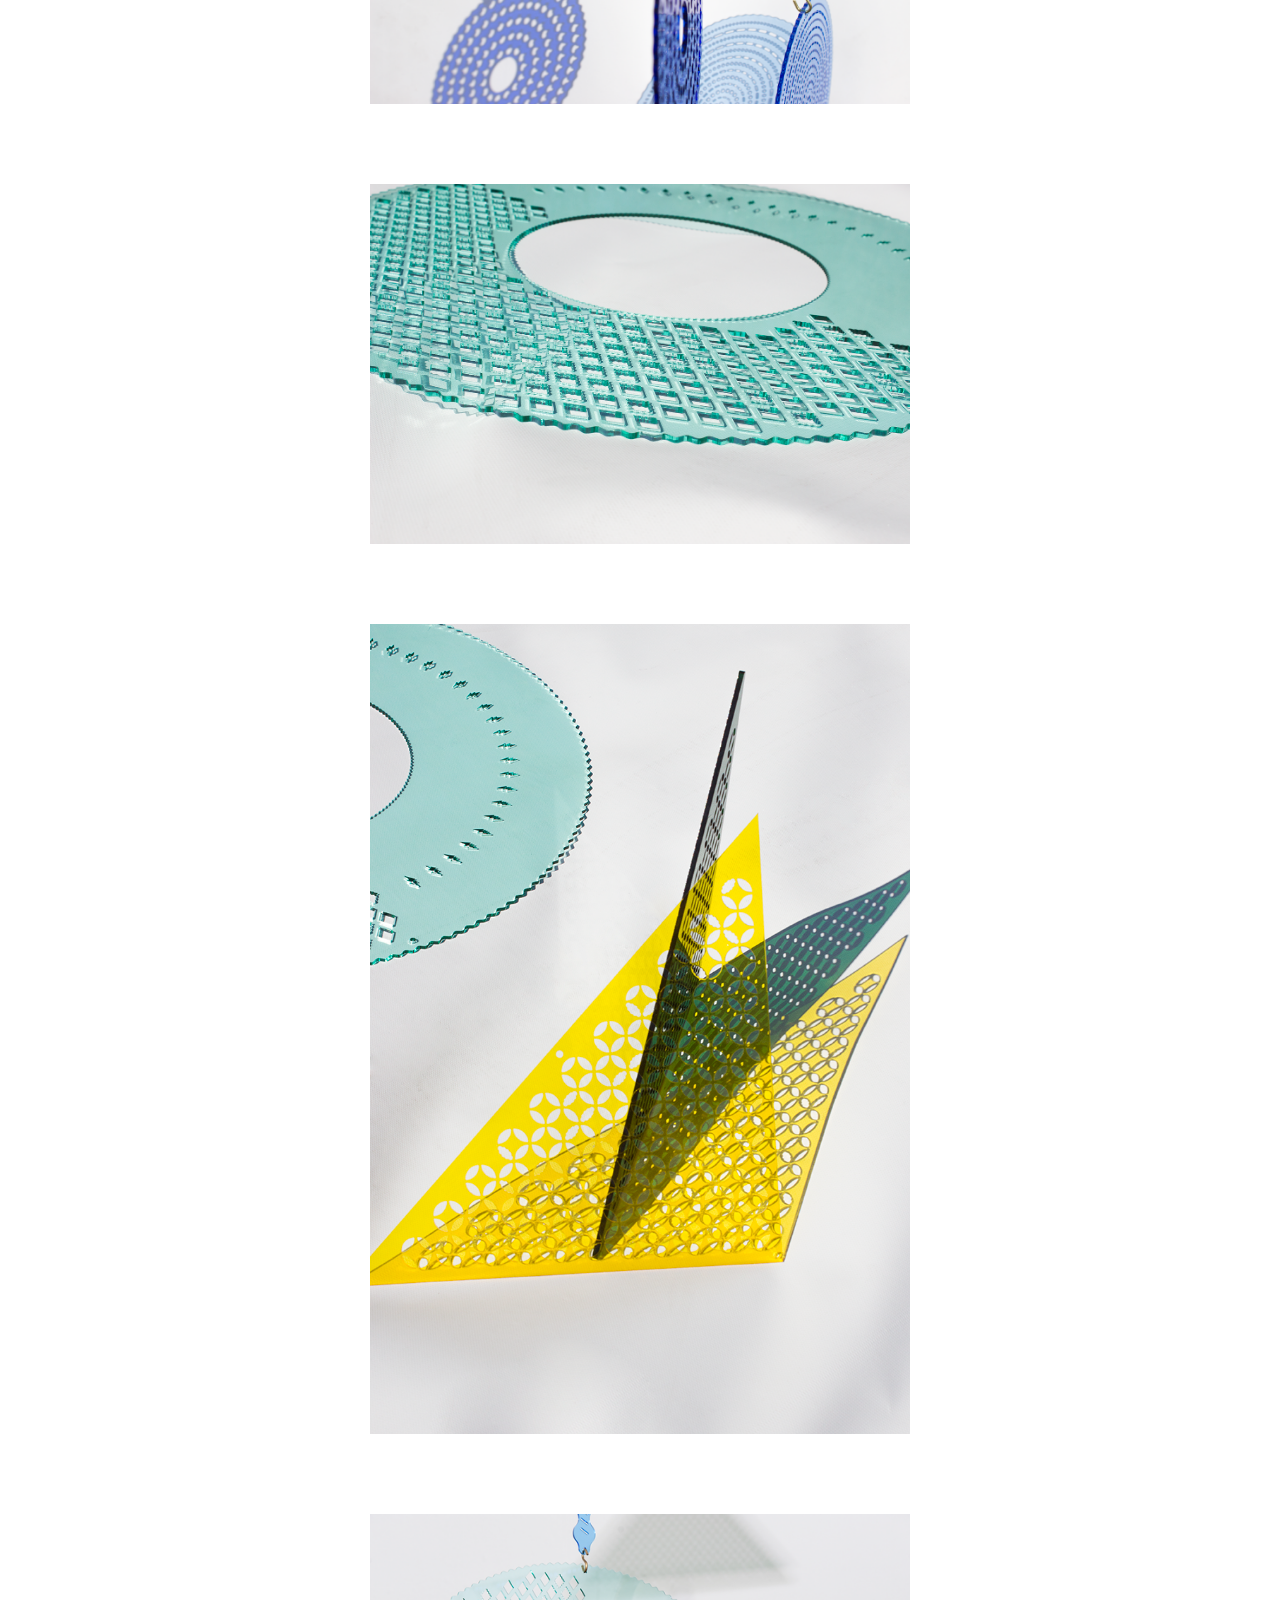
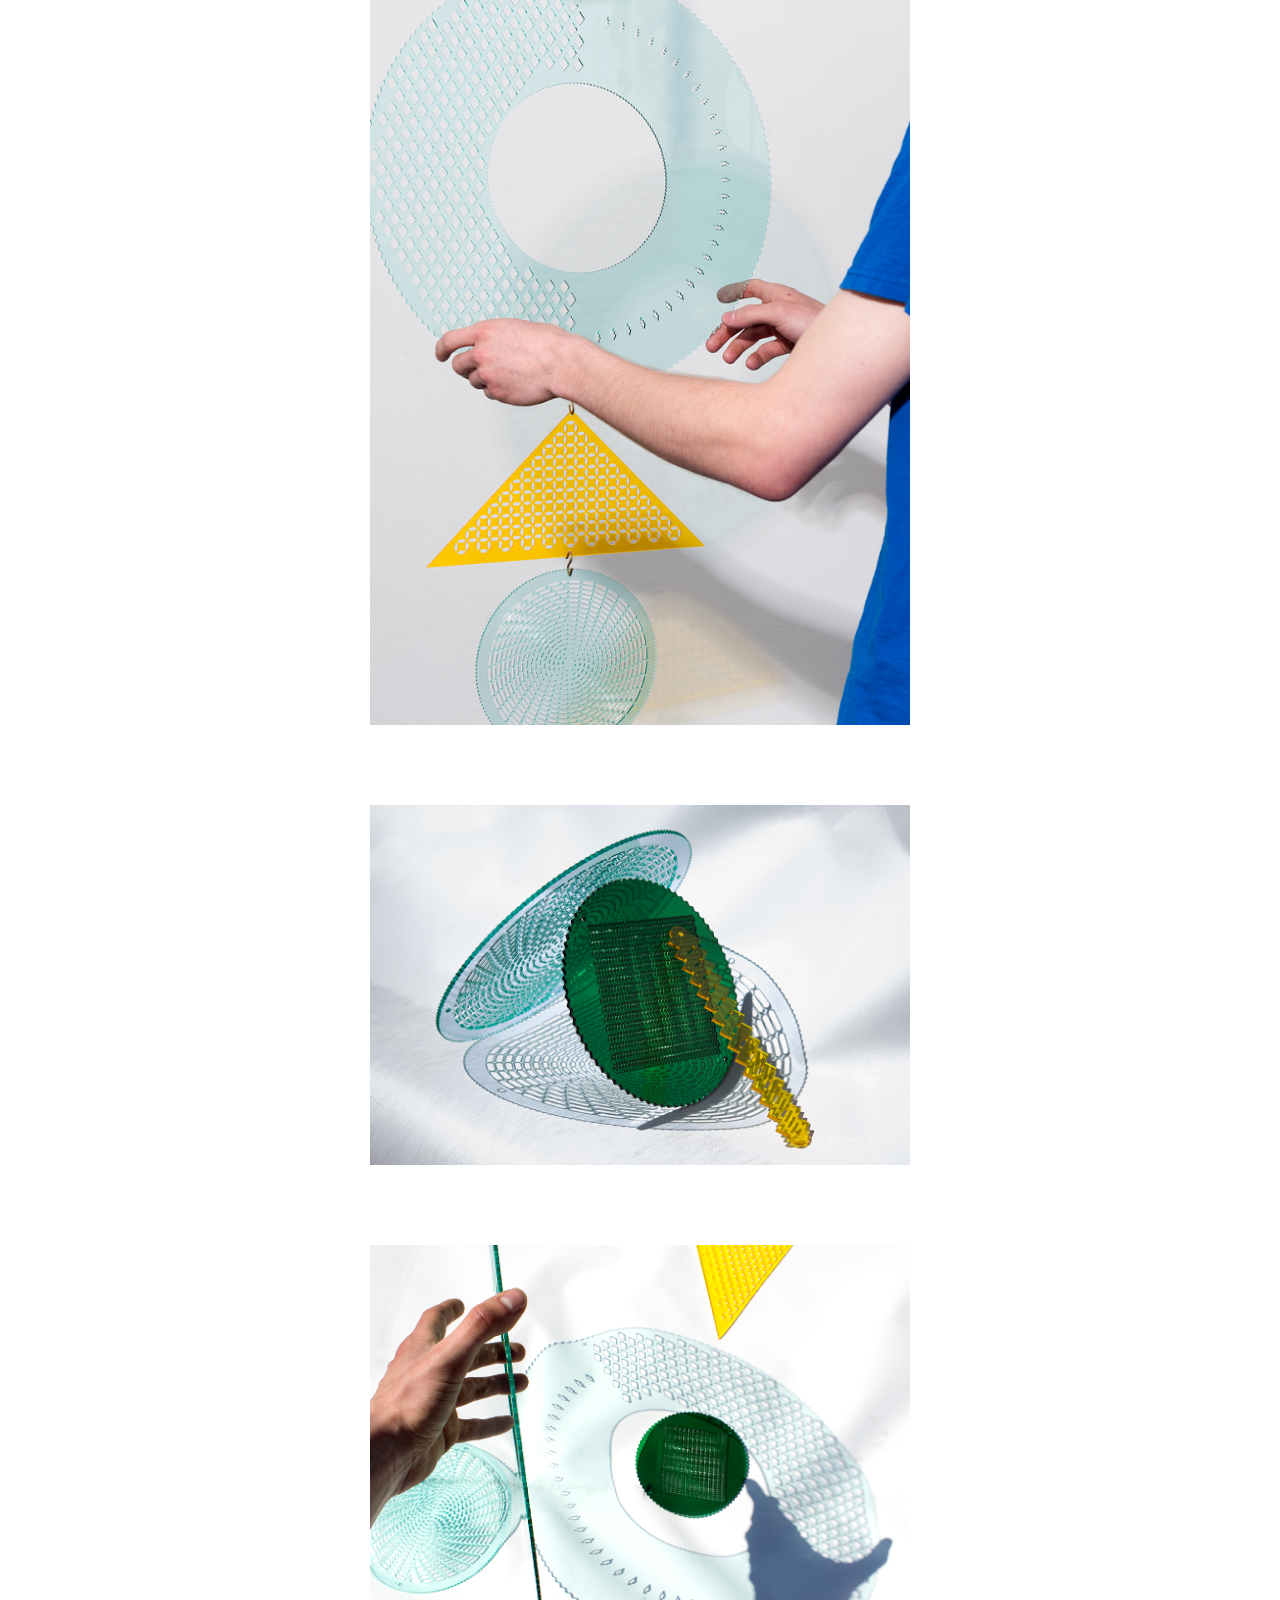
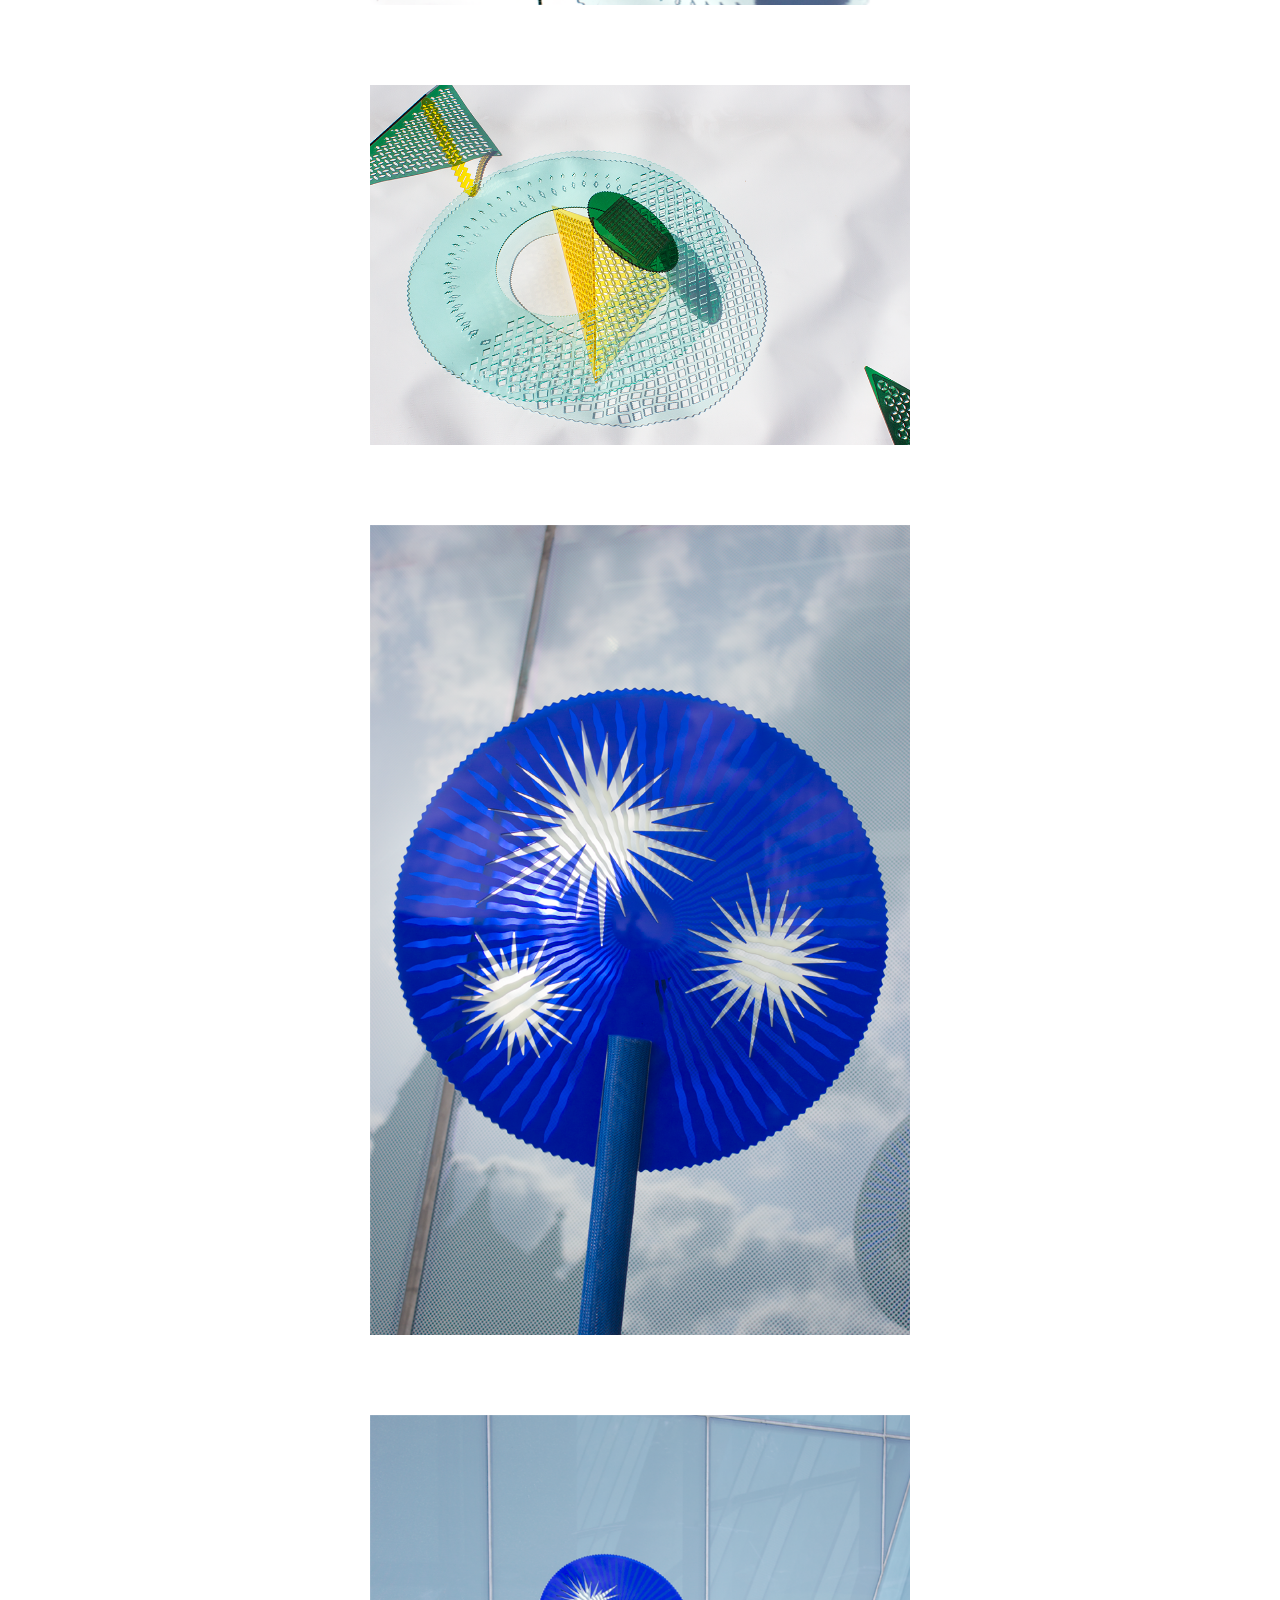
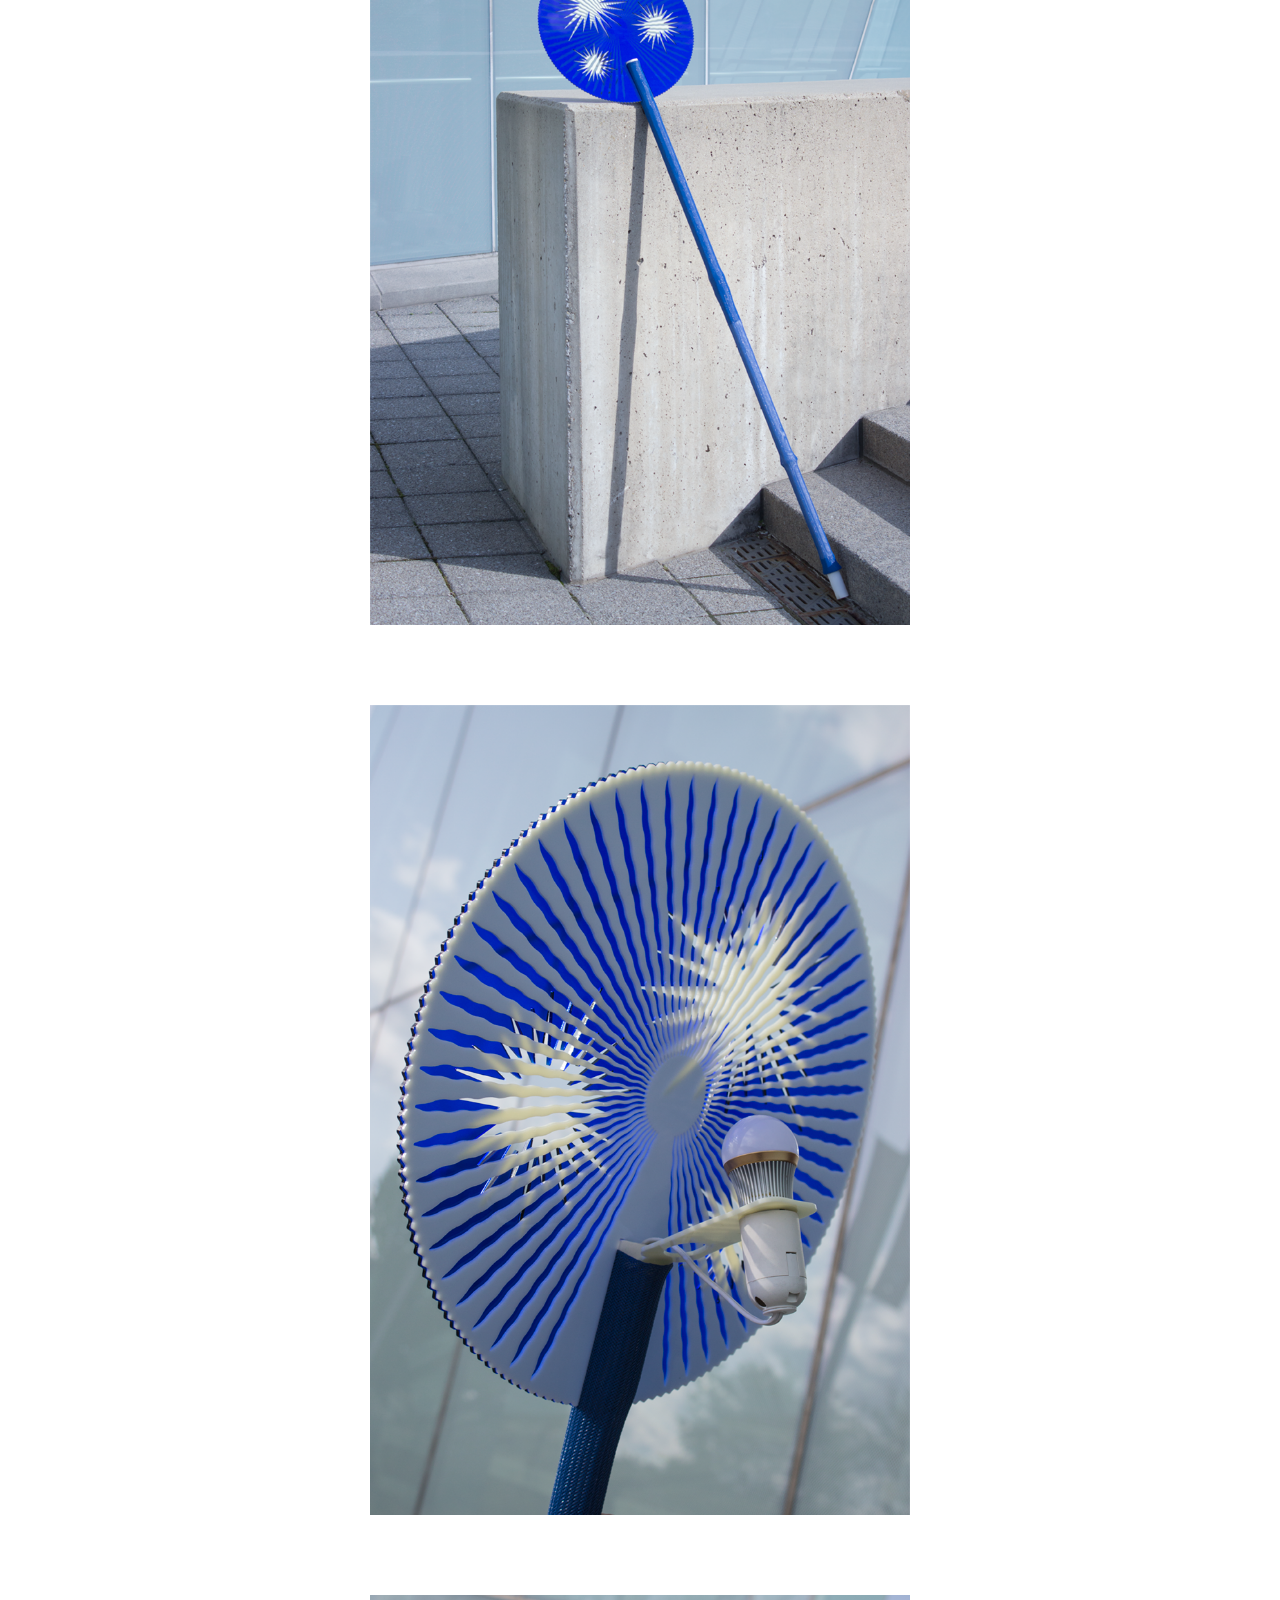
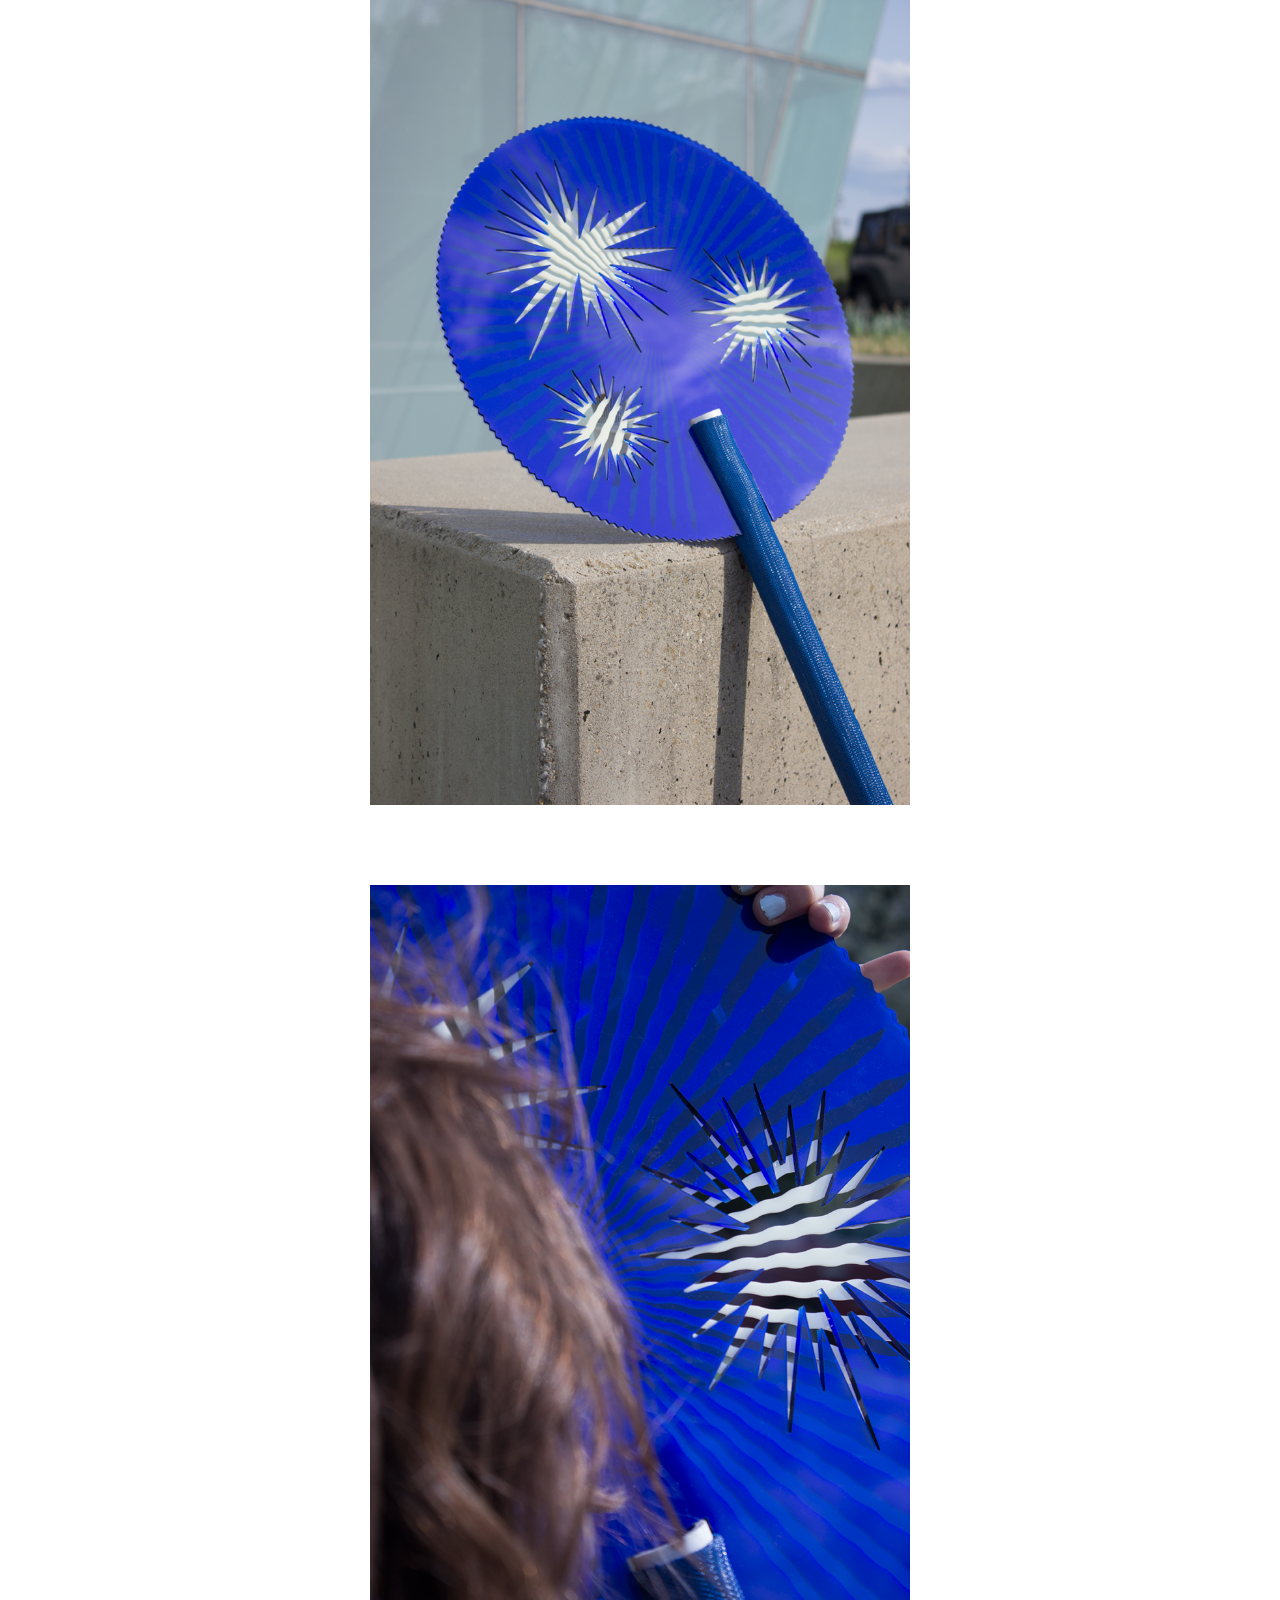
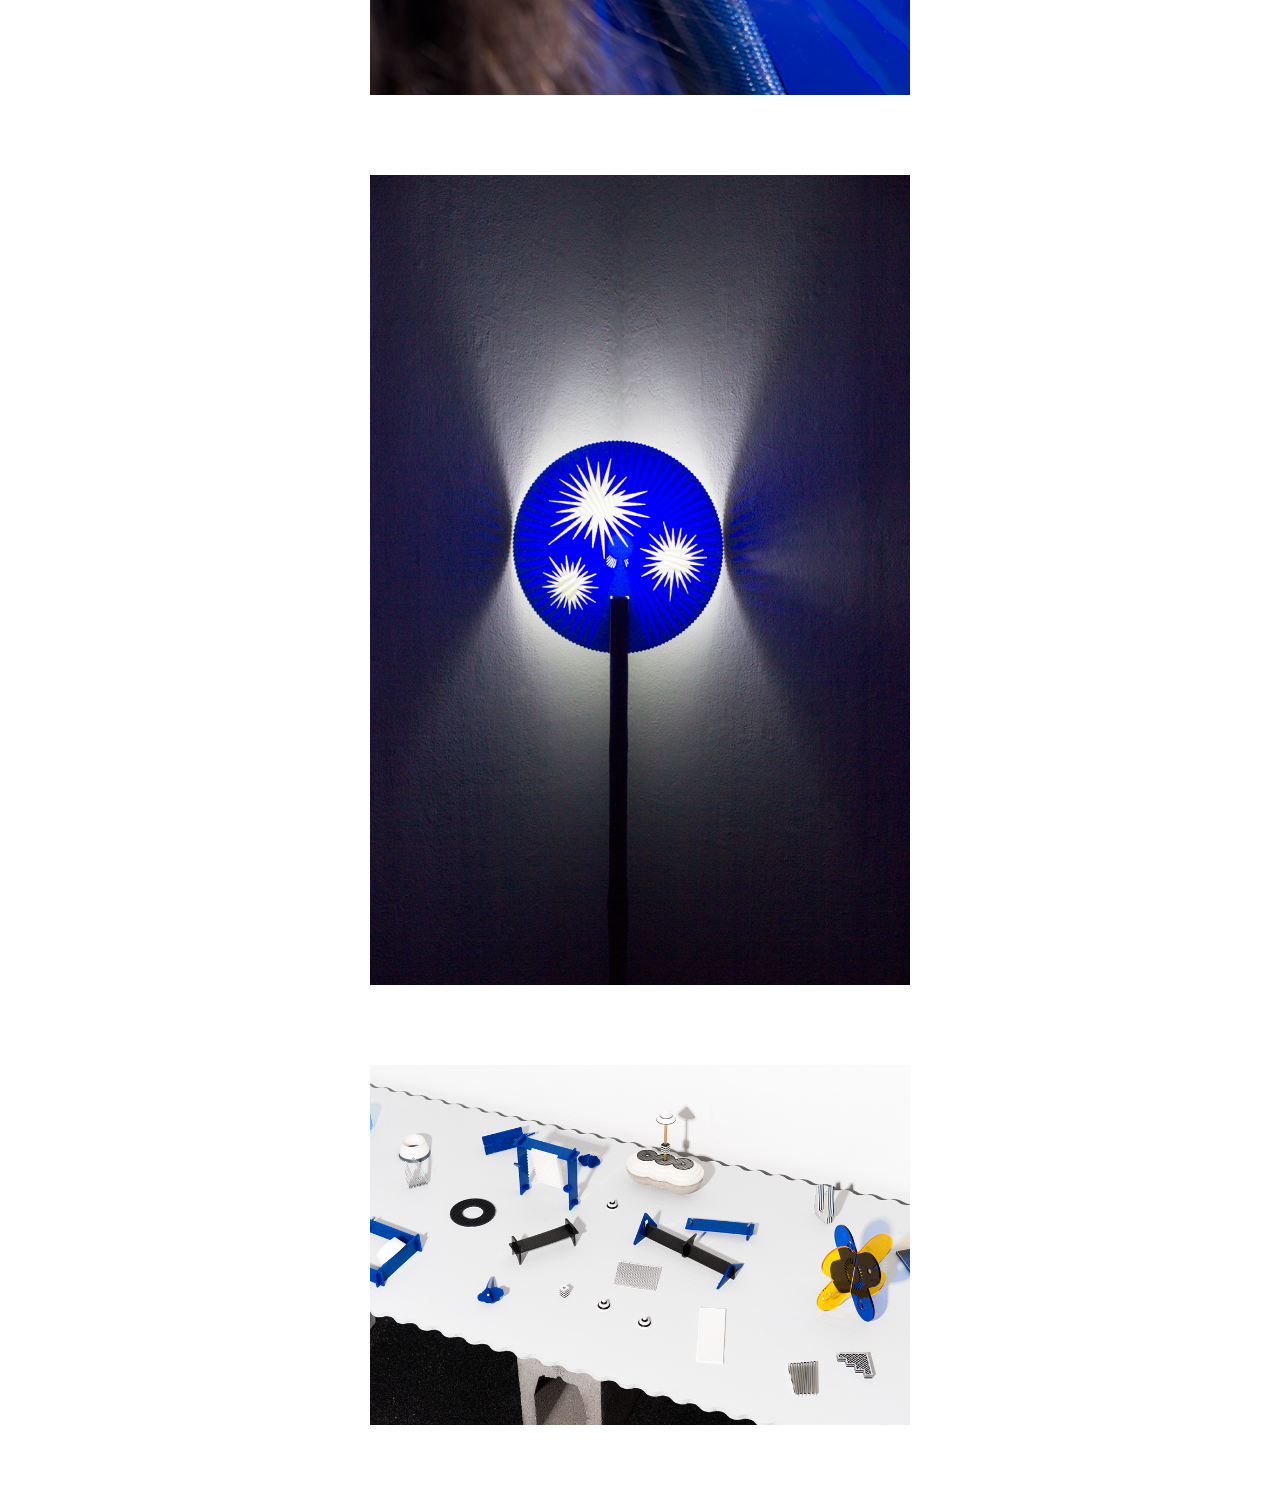
<file: objects.html>
<!DOCTYPE html>
<html>
<head>
<title>Tristan Scow - Object</title>
<link rel="stylesheet" type="text/css" href="stylin2016.css">
<link href='https://fonts.googleapis.com/css?family=Karla' rel='stylesheet' type='text/css'>
</head>

<div id="container">
	<div class="feed">
	<ul>
	
	
	

	<li>Lamps, mobiles, tabletop decorations and <a href="http://tilt.family">website</a> for Flicker Tonic.<br>
	With designer <a href="http://lilyclark.com">Lily Clark</a>.</li>
	
	<li style="text-align: right"><a href="index.html">back</a></li>
	
	</ul>
	
	
		
	
		<img class="large" src="./IMGS/installation_edited.png">
		
		<img class="double" src="./IMGS/vv7.png">

		<img class="double" src="./IMGS/mobile_9.png">

		<img class="large" src="./IMGS/bluebeard_1.png">
		
		<img class="large" src="./IMGS/bluebeard_2.png">
		
		<img class="large" src="./IMGS/cairn_outside_1.png">
		
		<img class="double" src="./IMGS/cairn_outside_2.png">
		
		<img class="double" src="./IMGS/mobile_7.png">
		
		<img class="large" src="./IMGS/cairn_outside_3.png">
		
		<img class="large" src="./IMGS/cairn_outside_4.png">
		 
		<img class="large" src="./IMGS/cairn_outside_5.png">
		
		<img class="double" src="./IMGS/Cold_snap_5.png">
		
		<img class="double" src="./IMGS/Cold_snap_6.png">
		
		<img class="double" src="./IMGS/Cold_snap_4.png">
		
		<img class="double" src="./IMGS/Cold_snap_7.png">
		
		<img class="double" src="./IMGS/Cold_snap_8.png">
		
		<img class="double" src="./IMGS/Cold_snap_1.png">
		
		<img class="large" src="./IMGS/shards7.png">
		
	
	</div>	
	</div>

	

</body>


</html>
</file>
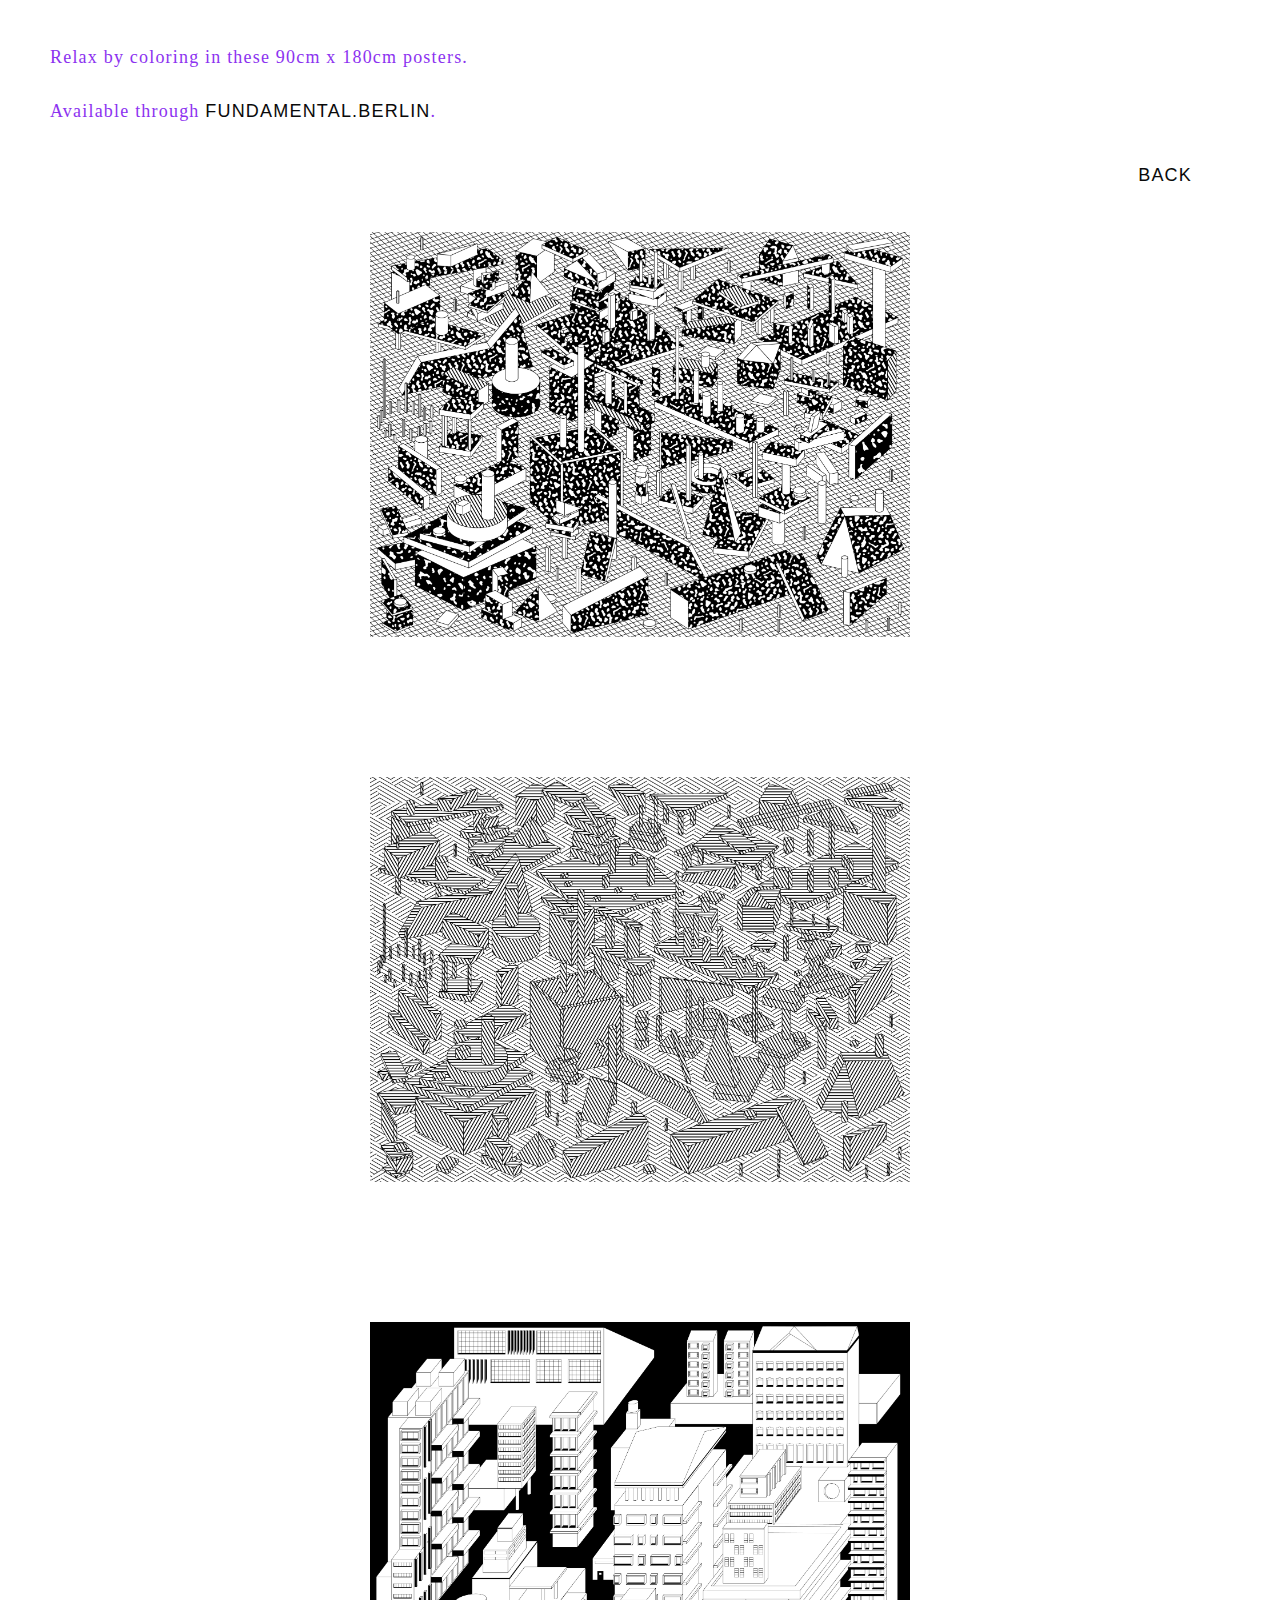
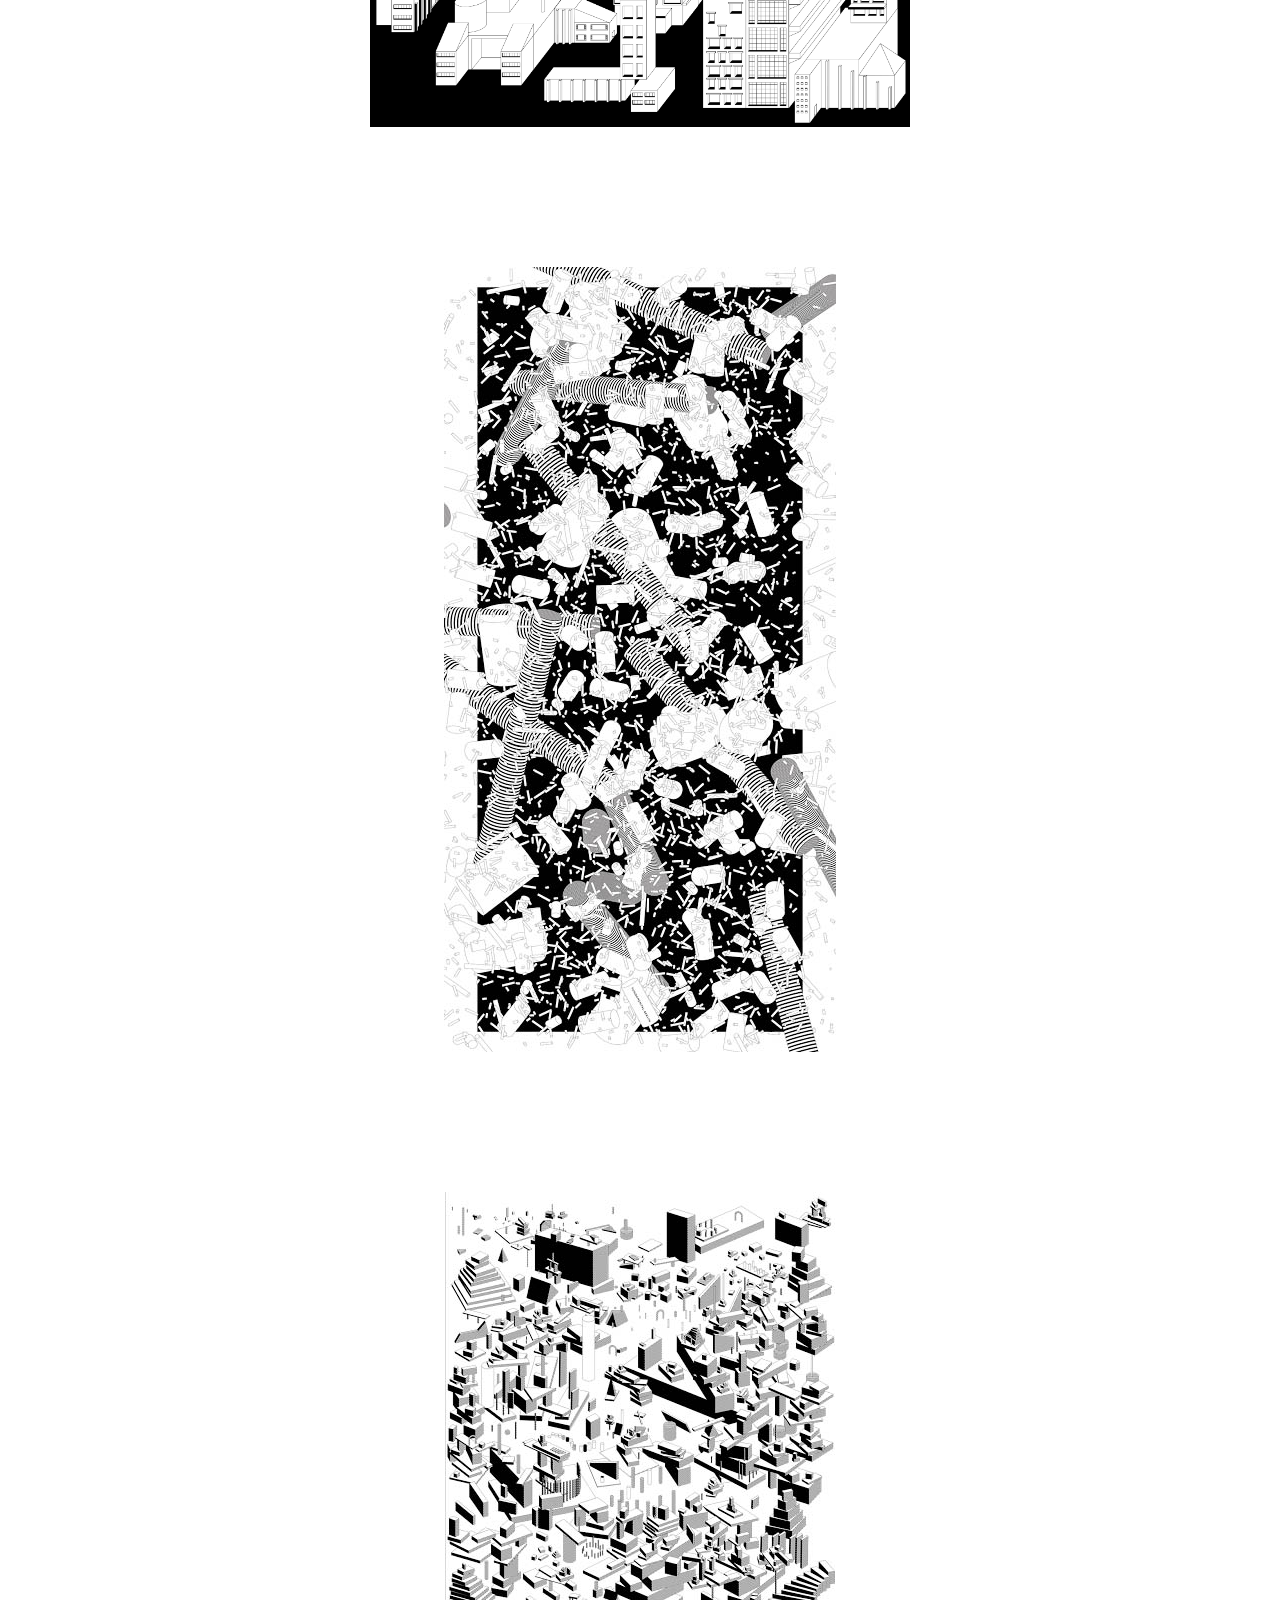
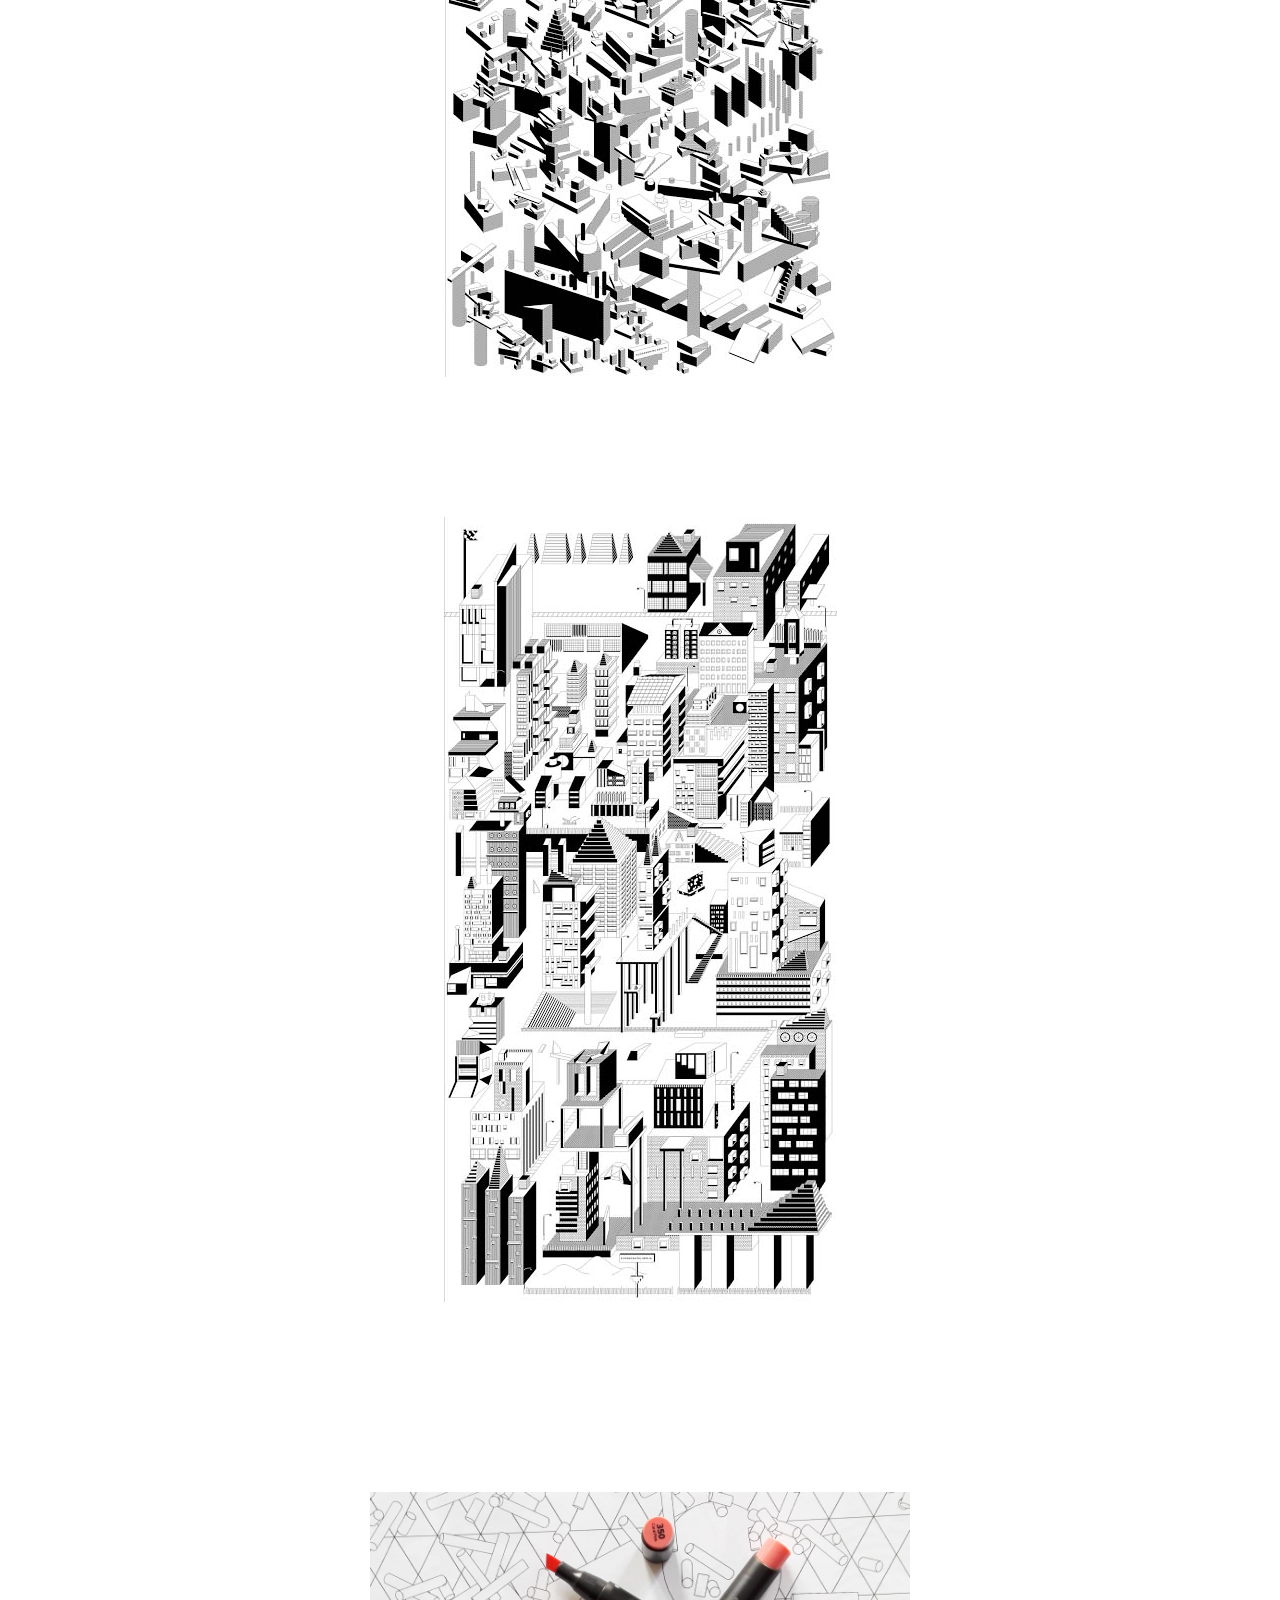
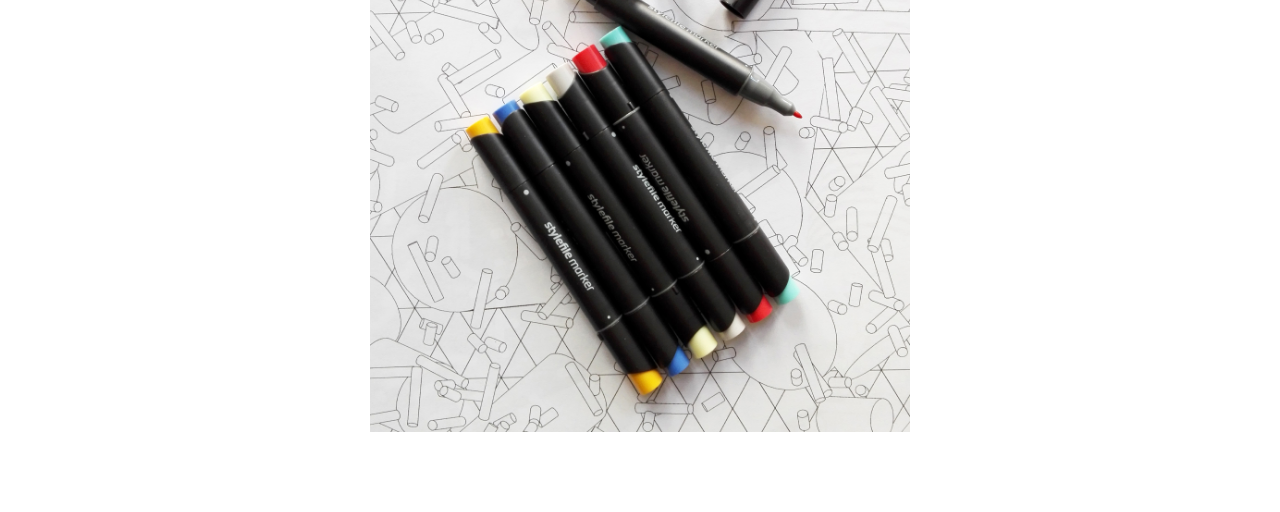
<file: posters.html>
<!DOCTYPE html>
<html>
<head>
<title>Tristan Scow - Posters</title>
<link rel="stylesheet" type="text/css" href="stylin2016.css">
<link href='https://fonts.googleapis.com/css?family=Karla' rel='stylesheet' type='text/css'>
</head>

<div id="container">
	<div class="feed">
	<ul>
	
	
	

	<li>Relax by coloring in these 90cm x 180cm posters.<br>Available through <a href="http://fundamental.berlin">Fundamental.Berlin</a>.</li>
	
	<li style="text-align: right"><a href="index.html">back</a></li>
	
	</ul>
	
	
		
	
		<img style="background-color: white; padding: 30px;" src="./IMGS/posters/ADC_rubble_r2-03.png">
		<img style="background-color: white; padding: 30px; margin-top: 80px;" src="./IMGS/posters/ADC_rubble_r2-05.png">
		<img style="background-color: white; padding: 30px; margin-top: 80px;" src="./IMGS/posters/ADC_utopia_r3.png">
		<img style="background-color: white; padding: 30px;  margin-top: 80px;" src="./IMGS/posters/Allsorts.jpg">
		
		<img style="background-color: white; padding: 30px; margin-top: 80px;" src="./IMGS/posters/Block_Mesa.jpg">
		<img style="background-color: white; padding: 30px; margin-top: 80px;" src="./IMGS/posters/Downtown.jpg">
		<img style="margin-top: 80px;" src="./IMGS/posters/pens.jpg">
	
		
		
		
	
	</div>	
	</div>

	

</body>


</html>
</file>
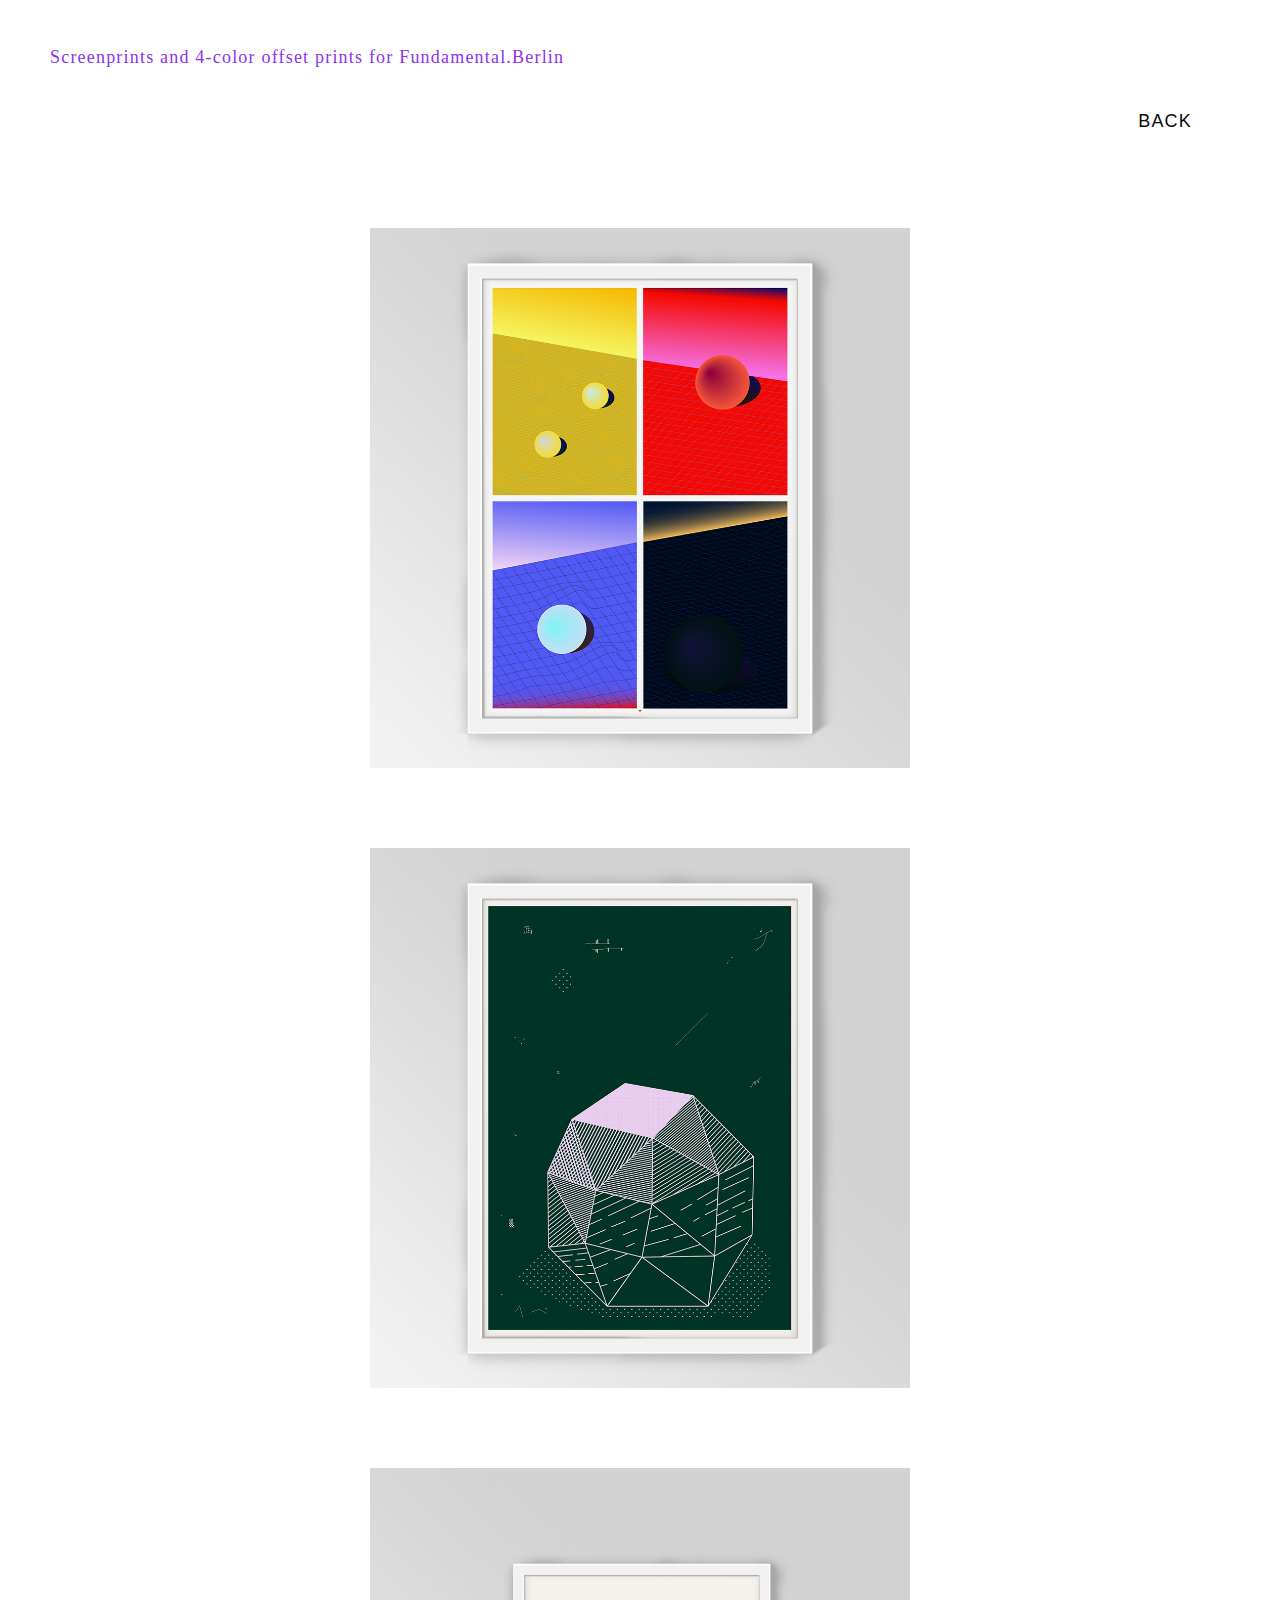
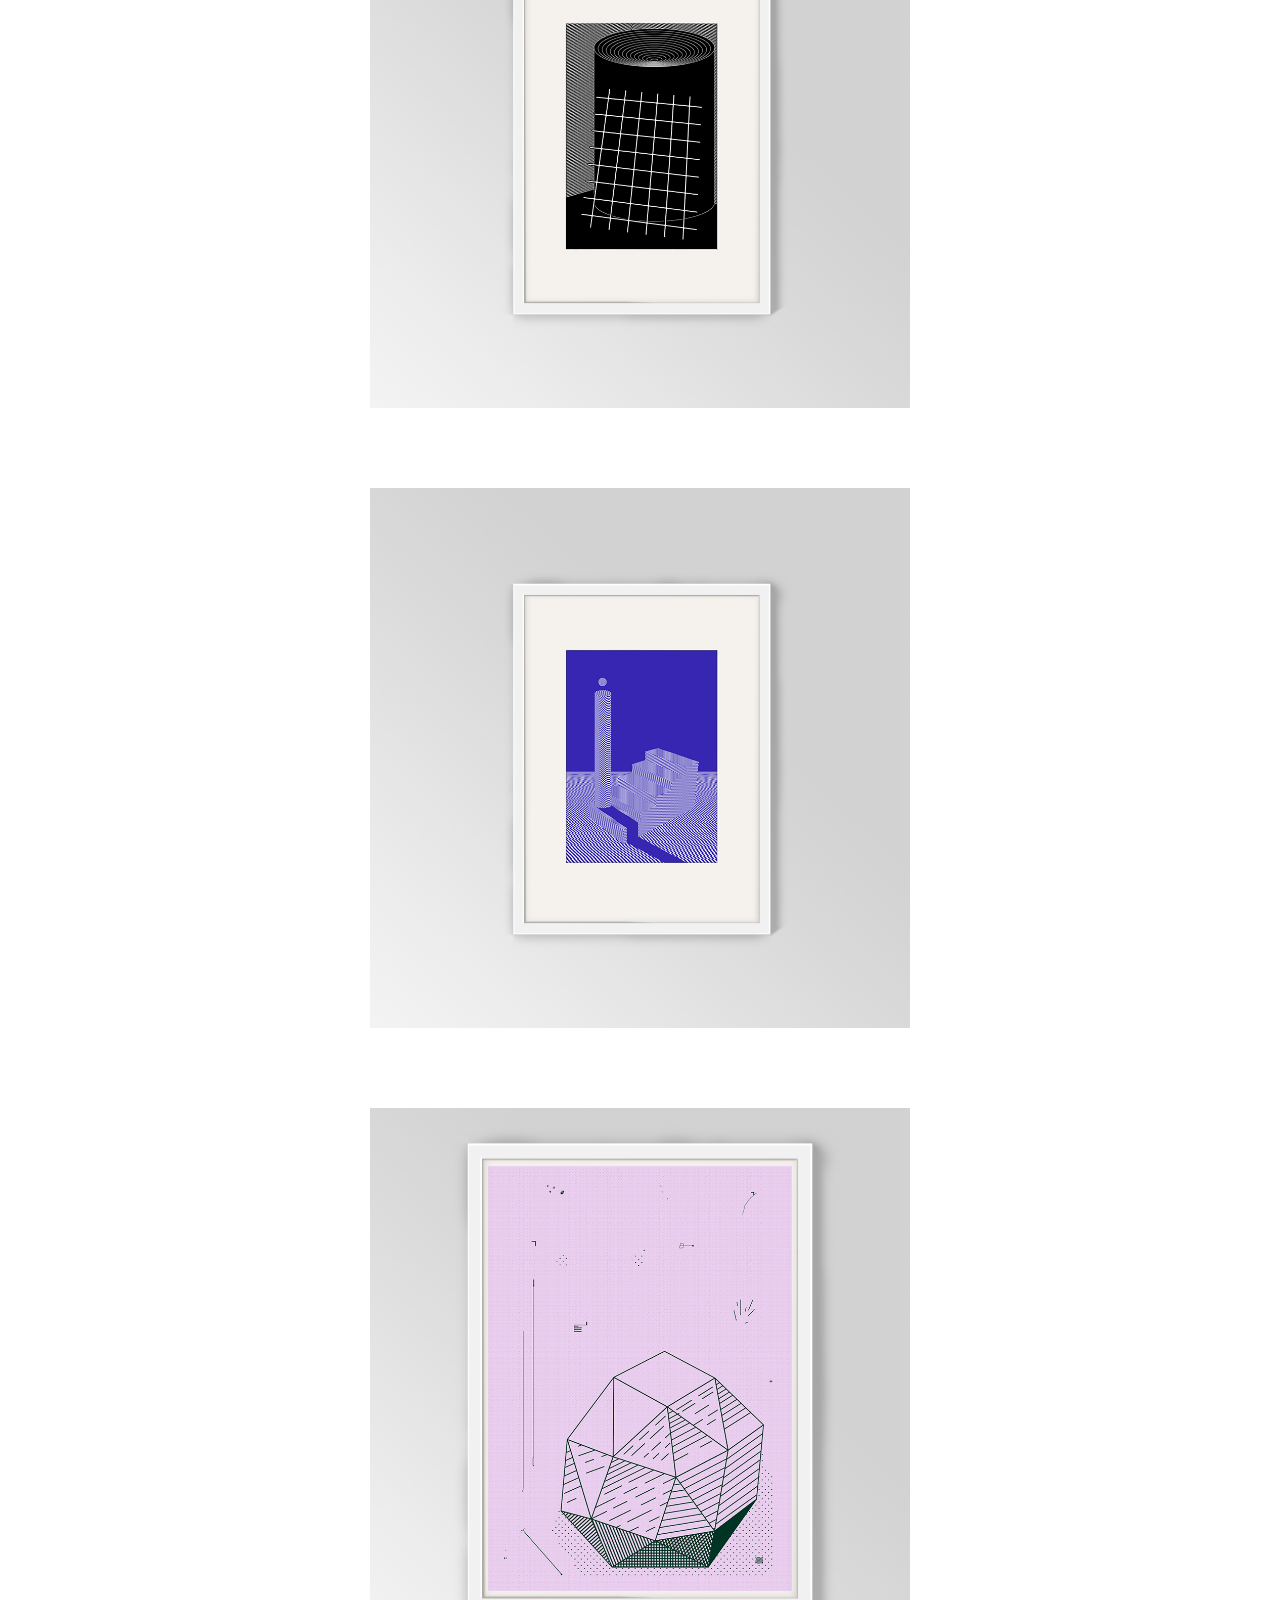
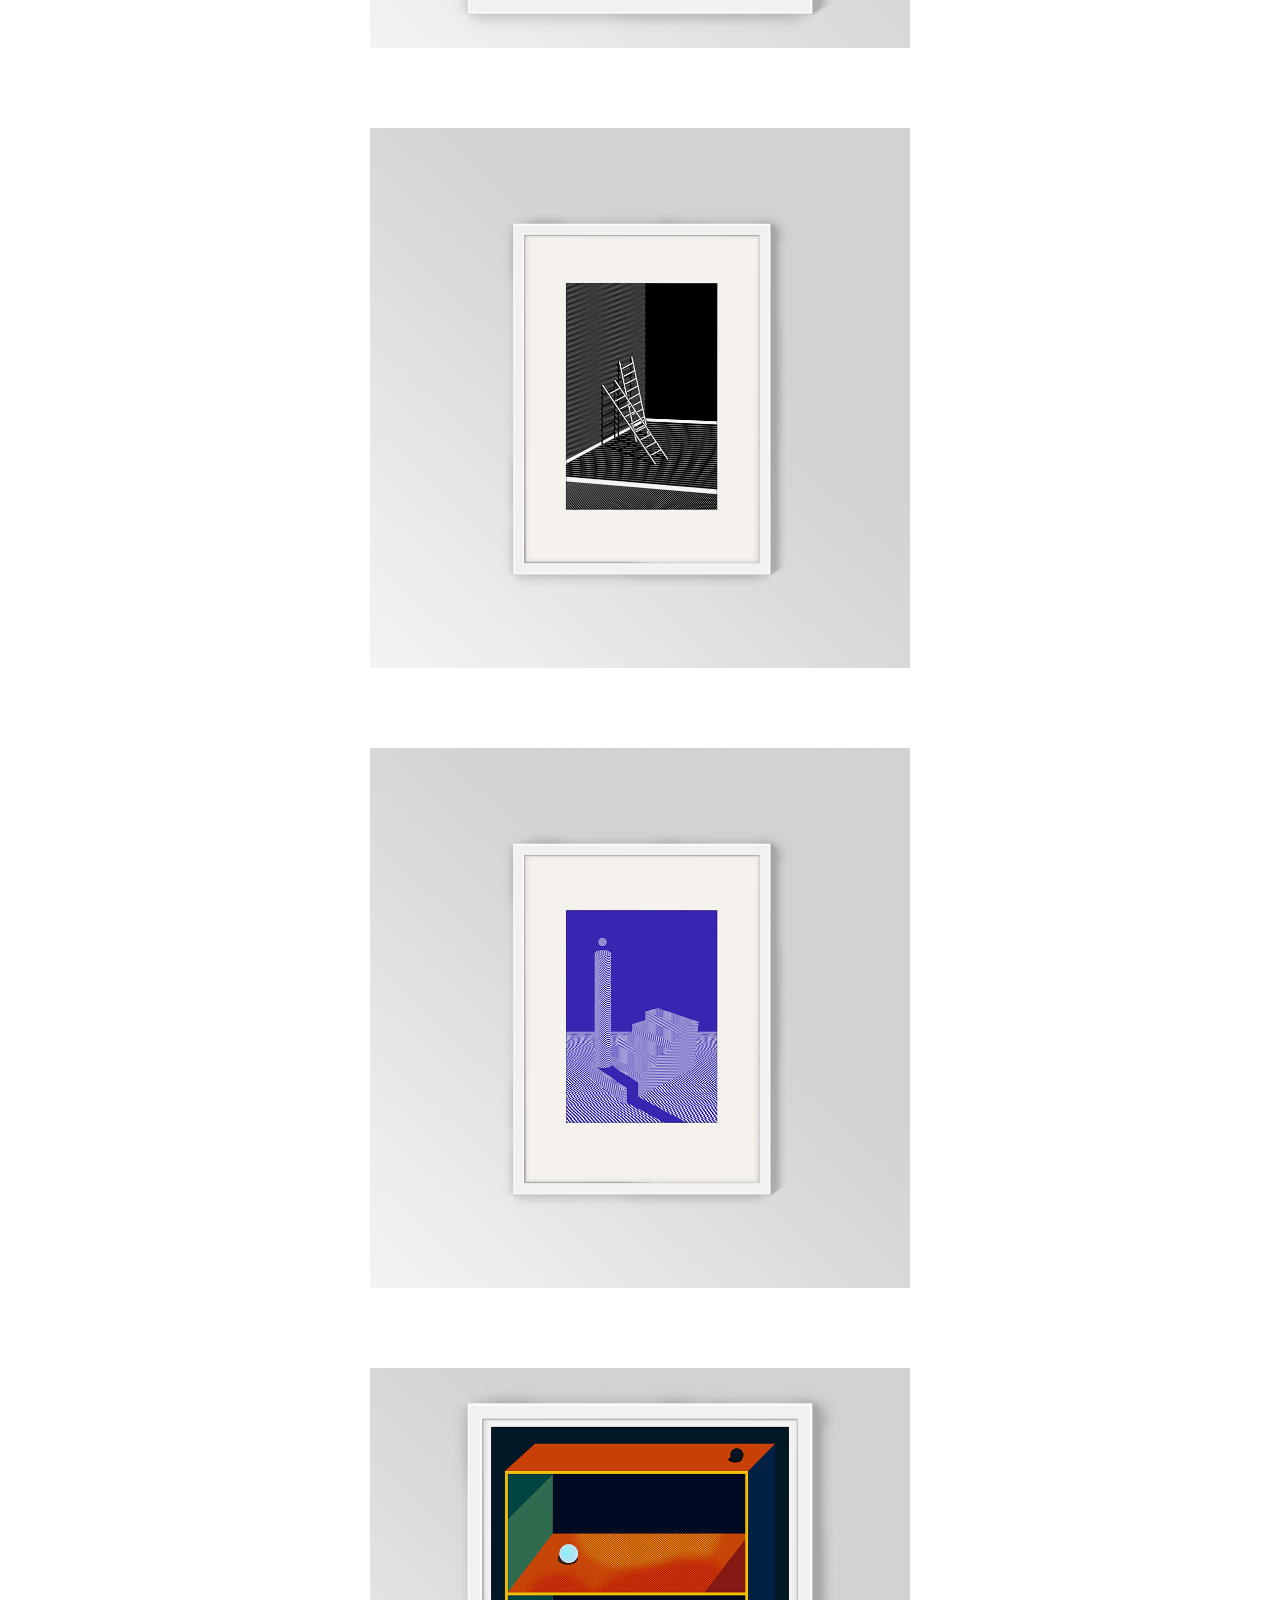
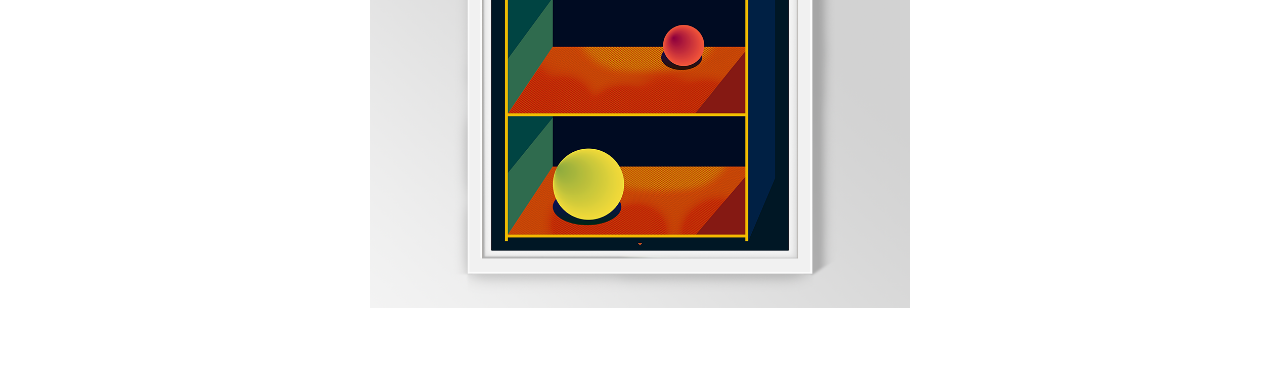
<file: prints.html>
<!DOCTYPE html>
<html>
<head>
<title>Tristan Scow - Prints</title>
<link rel="stylesheet" type="text/css" href="stylin2016.css">
<link href='https://fonts.googleapis.com/css?family=Karla' rel='stylesheet' type='text/css'>
</head>

<div id="container">
	<div class="feed">
	<ul>
	
	
	

	<li>Screenprints and 4-color offset prints for Fundamental.Berlin</li>
	
	<li style="text-align: right"><a href="index.html">back</a></li>
	
	</ul>
	
	
		
	
		<img src="./IMGS/prints/Countertops_square.png">
		<img src="./IMGS/prints/Emerald_square.png">
		<img src="./IMGS/prints/silo_square.png">
		<img src="./IMGS/prints/factory_square.png">
		<img src="./IMGS/prints/Rose-Quartz_square.png">
		<img src="./IMGS/prints/two-day-job_square.png">
		<img src="./IMGS/prints/factory_square.png">
		<img src="./IMGS/prints/shelf_square.png">
		
		
		
	
	</div>	
	</div>

	

</body>


</html>
</file>
<file: stylin2016.css>
@font-face {
	font-family:'Kamilla';
	src: url('kamilla_preview.woff') format('woff');
}

@font-face {
	font-family:'Viktor';
	src: url('Viktor_preview.ttf') format('truetype');
}

#screen {
	width: 100vw;
	height: auto;


}




#twofer {
	background: repeating-radial-gradient(10% 9%, black, rgba(30,30,30,1) 10%, rgba(40,40,40,0) 15%);
	position: absolute;
	width: 100%;
	overflow: hidden;
	
}



#container {
	width: 100vw;
	position: absolute;
	top:0;
	z-index: 1;
	height: auto;
	color: rgb(140,50,240);
	font-size: .75em;
	font-family:'Rubik';
	letter-spacing: .1em;
	-webkit-animation-name: bg;
	-webkit-animation-duration: 1s;
	-webkit-animation-direction: alternate;
	-webkit-animation-iteration-count: infinite;
	-webkit-animation-timing-function: ease-in-out;
}

	


body {
	margin:0px;
	overflow-x: hidden;
	overflow-y: scroll;
}

.contact {
	padding-bottom: 10px;
}

.experience {
	position: absolute;
	top: 80vh;
	right: 30px;
}



.feed {
	max-width: 100vw;
	margin-left: auto;
	margin-right:auto;
}

.feed img {
	display: block;
	max-width: 45em;
	padding-top: 80px;
	margin-left: auto;
	margin-right: auto;
}

.feed img:last-child {
	padding-bottom: 80px;
}


a{
	text-decoration: none;
	color: rgb(10,10,10);
	font-family: 'Rubik', sans-serif;
	text-transform: uppercase;
}

a:visited {
	text-shadow: 0 0 3px rgb(255,0,0);
	text-decoration:underline;
}

a:hover {	
	
	text-shadow: 0 0 5px rgb(0,0,255);
	
	
}

ul {
	/* text-align: center; */
	list-style: none;
	margin: 0px 0px 0px 0px;
	font-size: 1.5em;
	max-width: 90vw;
	
}

ul.projectlist {
	text-align: left;
}


li {
	padding: 10px 0 0 10px;
	line-height: 3em;
}

li:first-child {
	padding-top: 30px;
}

/*
li img {
	max-height: 80vh;
}
*/

hr {
	
	border: 0;
	height: 0;
	box-shadow: 0px 0px 10px 3px;
	color: rgb(80,80,80);
	margin: 30px 30px 0px 0px;
}

hr:after {  /* Not really supposed to work, but does */
    content: "\00a0";  /* Prevent margin collapse */
}

#BS {
	max-width: 80vw;
	margin-left: auto;
	margin-right:auto;	
}

#BS img {
	max-width: 500px;
	margin-top: 80px;
	background-color: white;
	float:left;
	padding: 5px;
}

#BS .left img {
	margin-right: 40px;

}



#textbox {
	/* background: white; */
	width: 80%;
	margin-left: 10%;
	/* position: absolute; */
	right:0%;
	color: rgb(5,5,45);
	font-family: Kamilla;
	padding: 100px 0 80px 0;
	text-align: center;
}

#textbox a {
	text-decoration: none;
	color: rgb(5,5,45);
}

#textbox.viktor {
	font-family: Viktor;
}

.typetoggle {
	color: white;
	font-size: .5em;
	display: block;
	padding: 30px;
	border-radius: 30px;
	margin: 80px auto 0 auto;
	box-shadow: none;
	appearance: none;
	border: none;
	background: rgb(5,5,45);
	font-family: Kamilla;
}

.typetoggle:focus {
	box-shadow: none;
	background: rgb(5,5,45);
	appearance: none;
	border: none;
}
</file>
